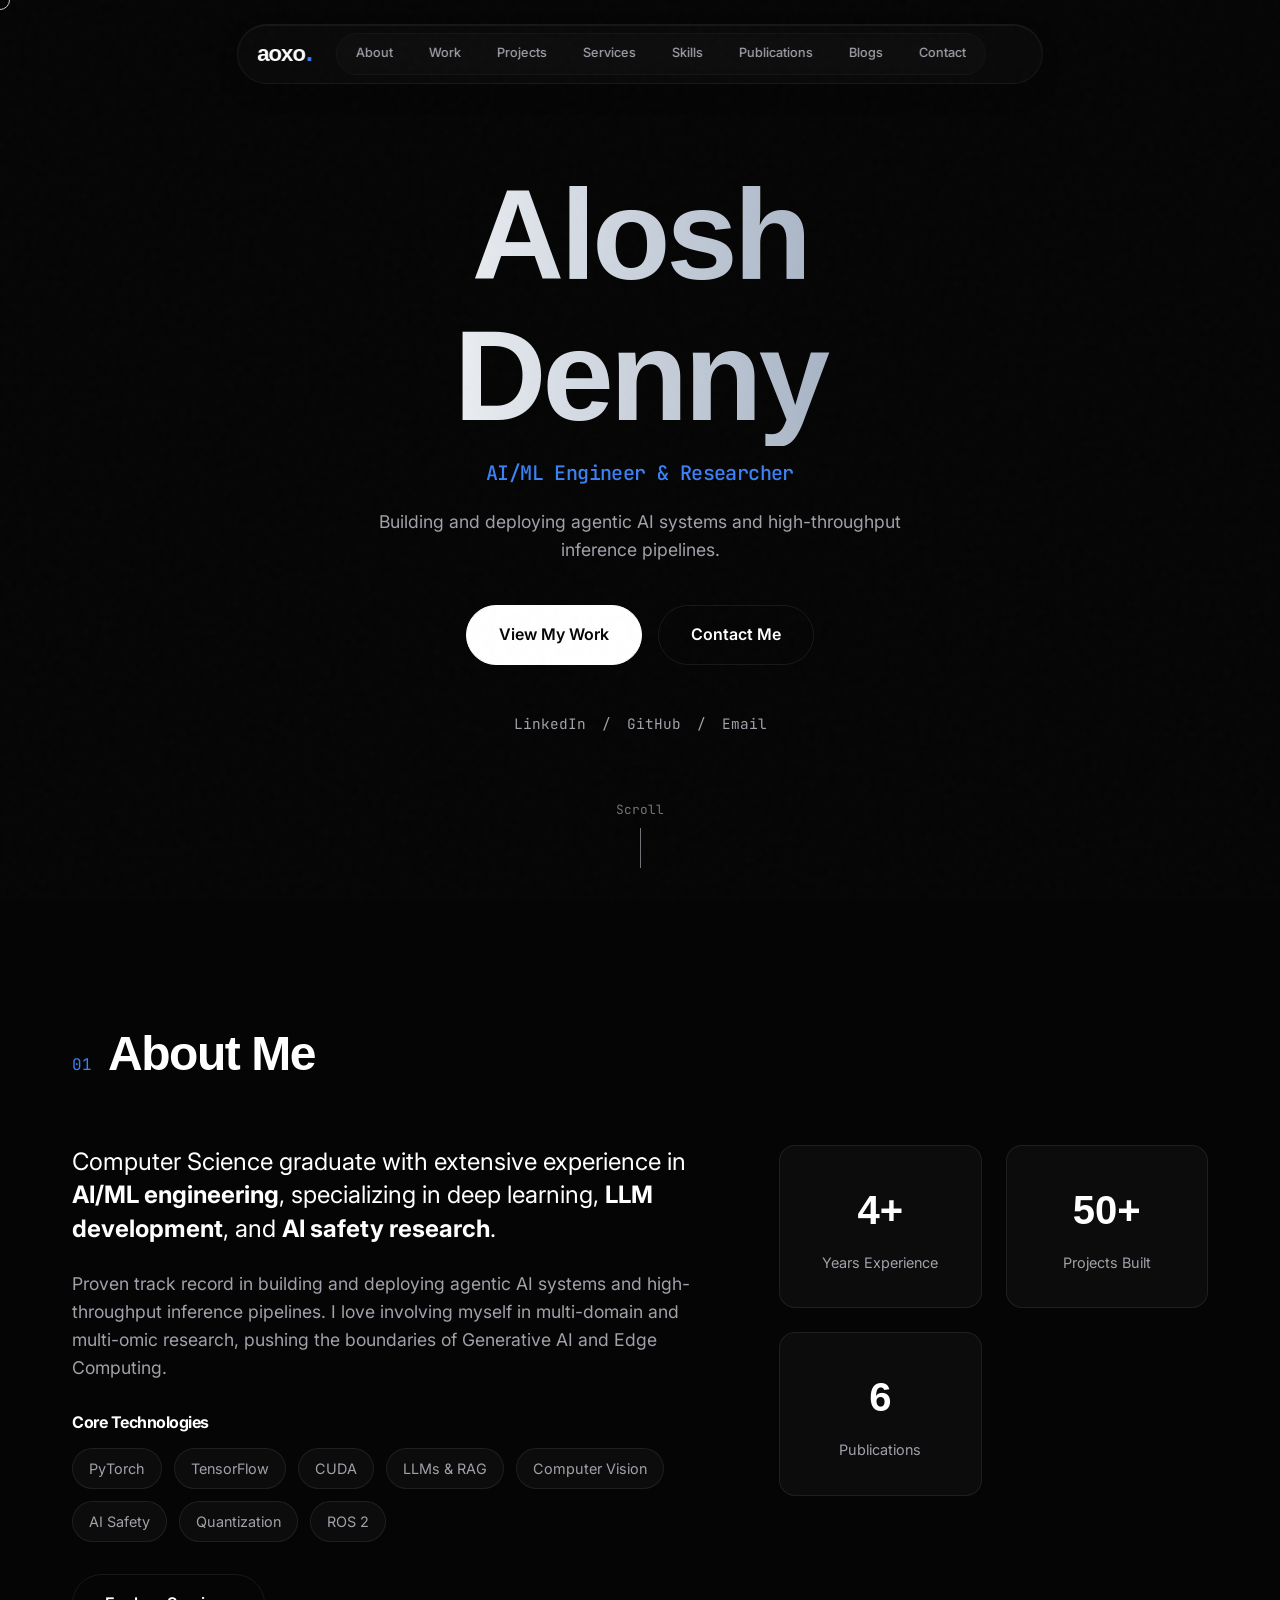
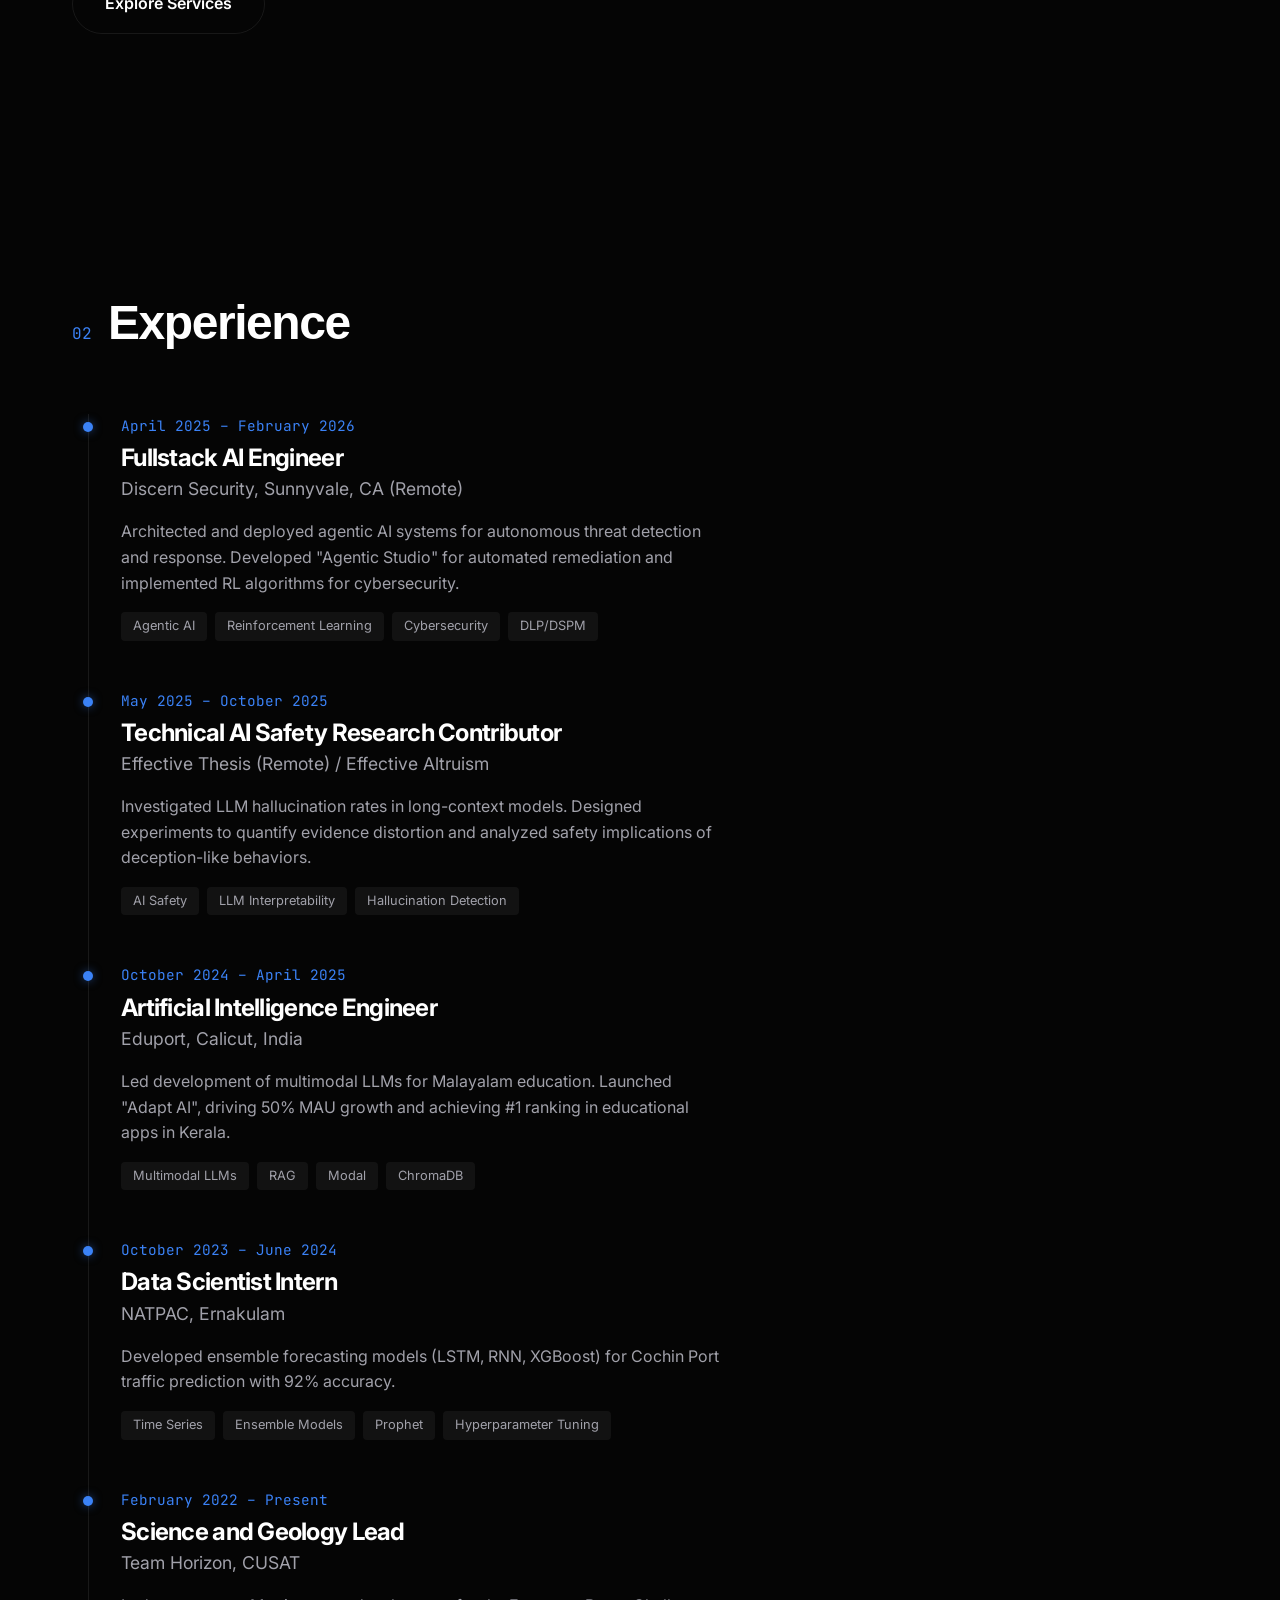
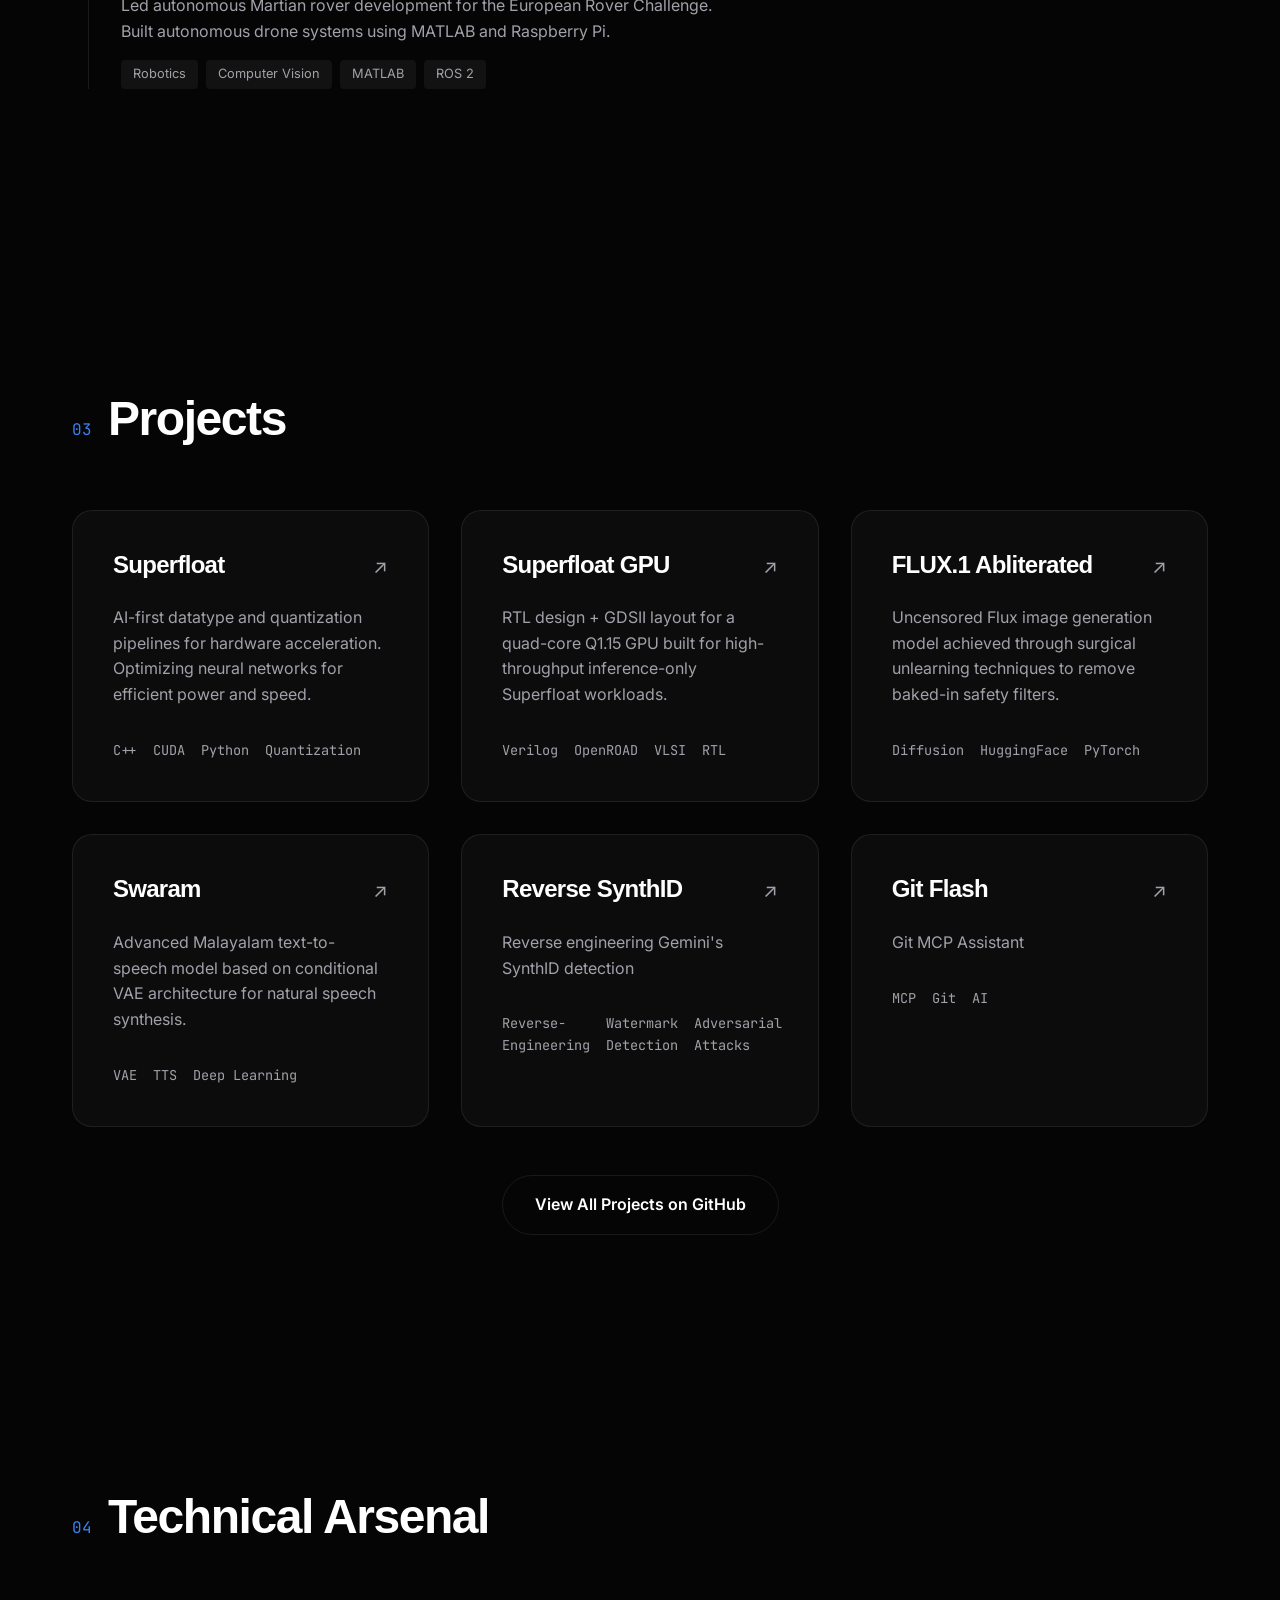
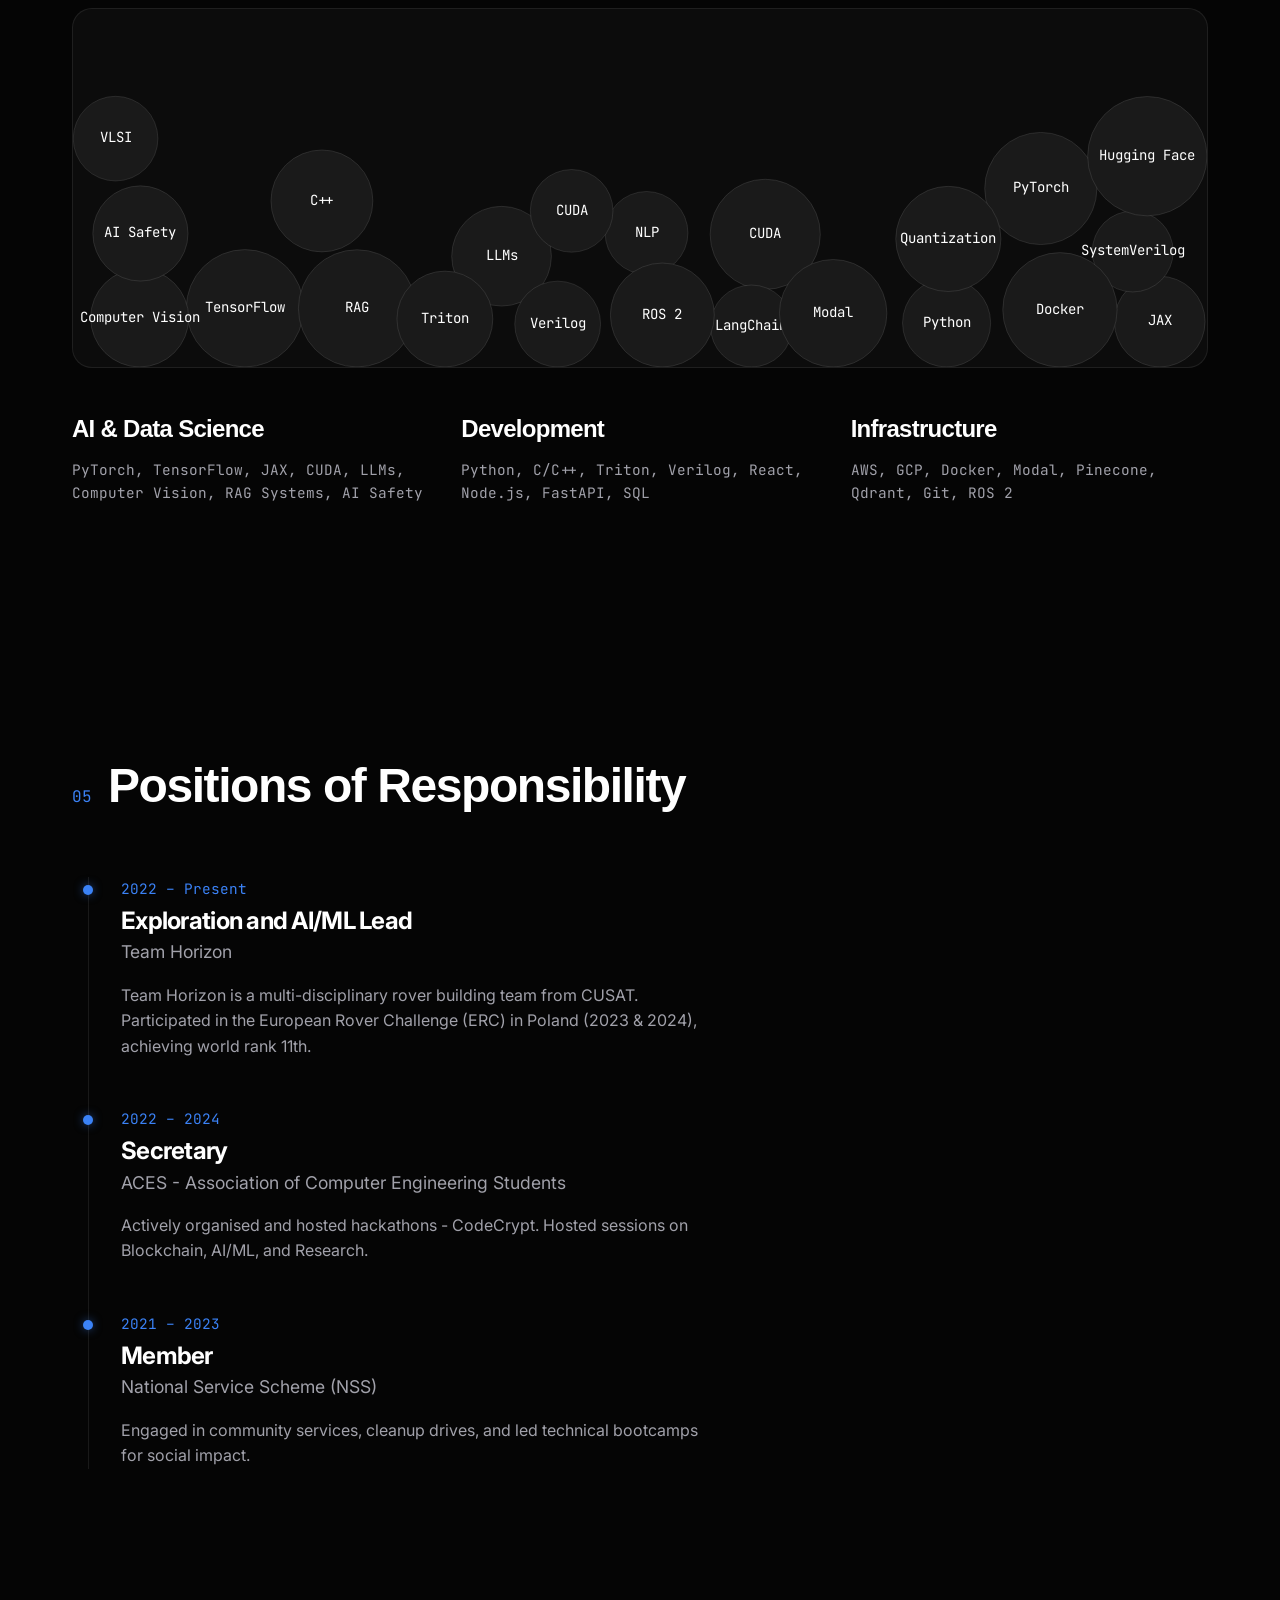
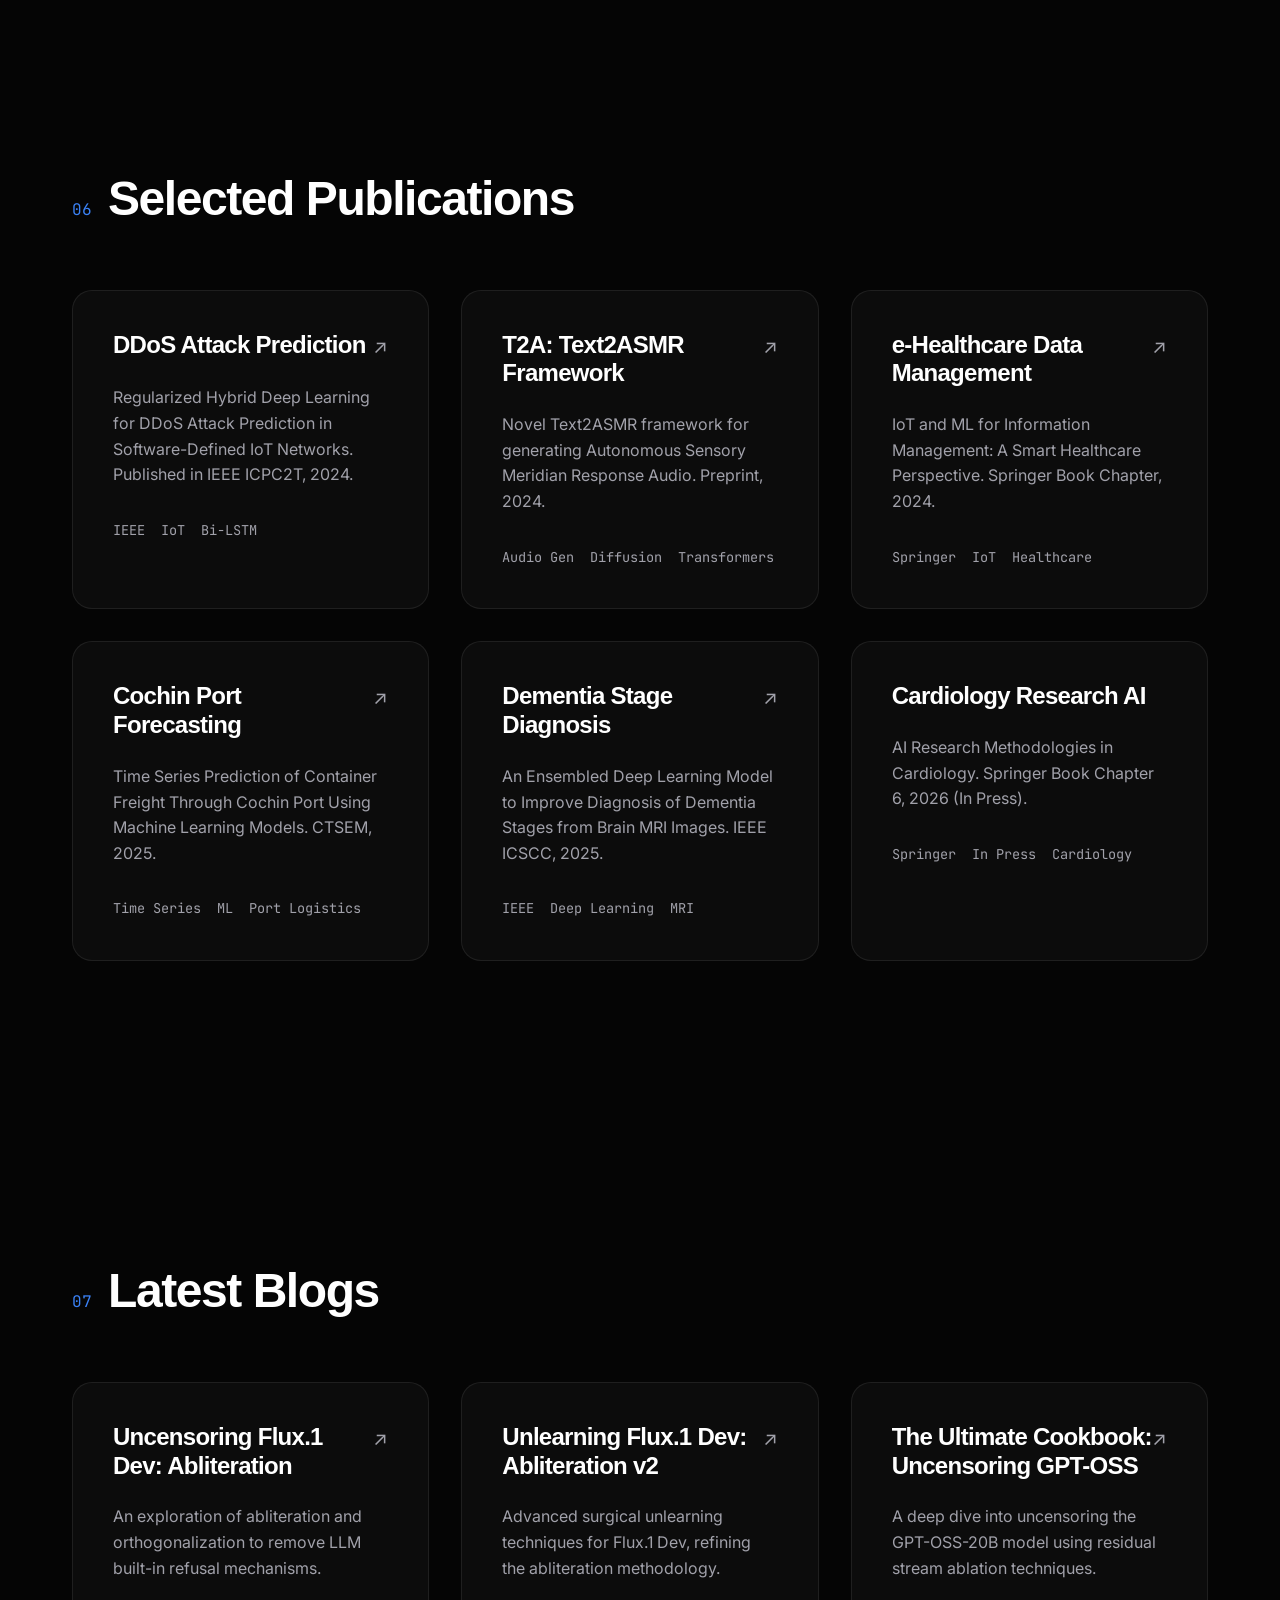
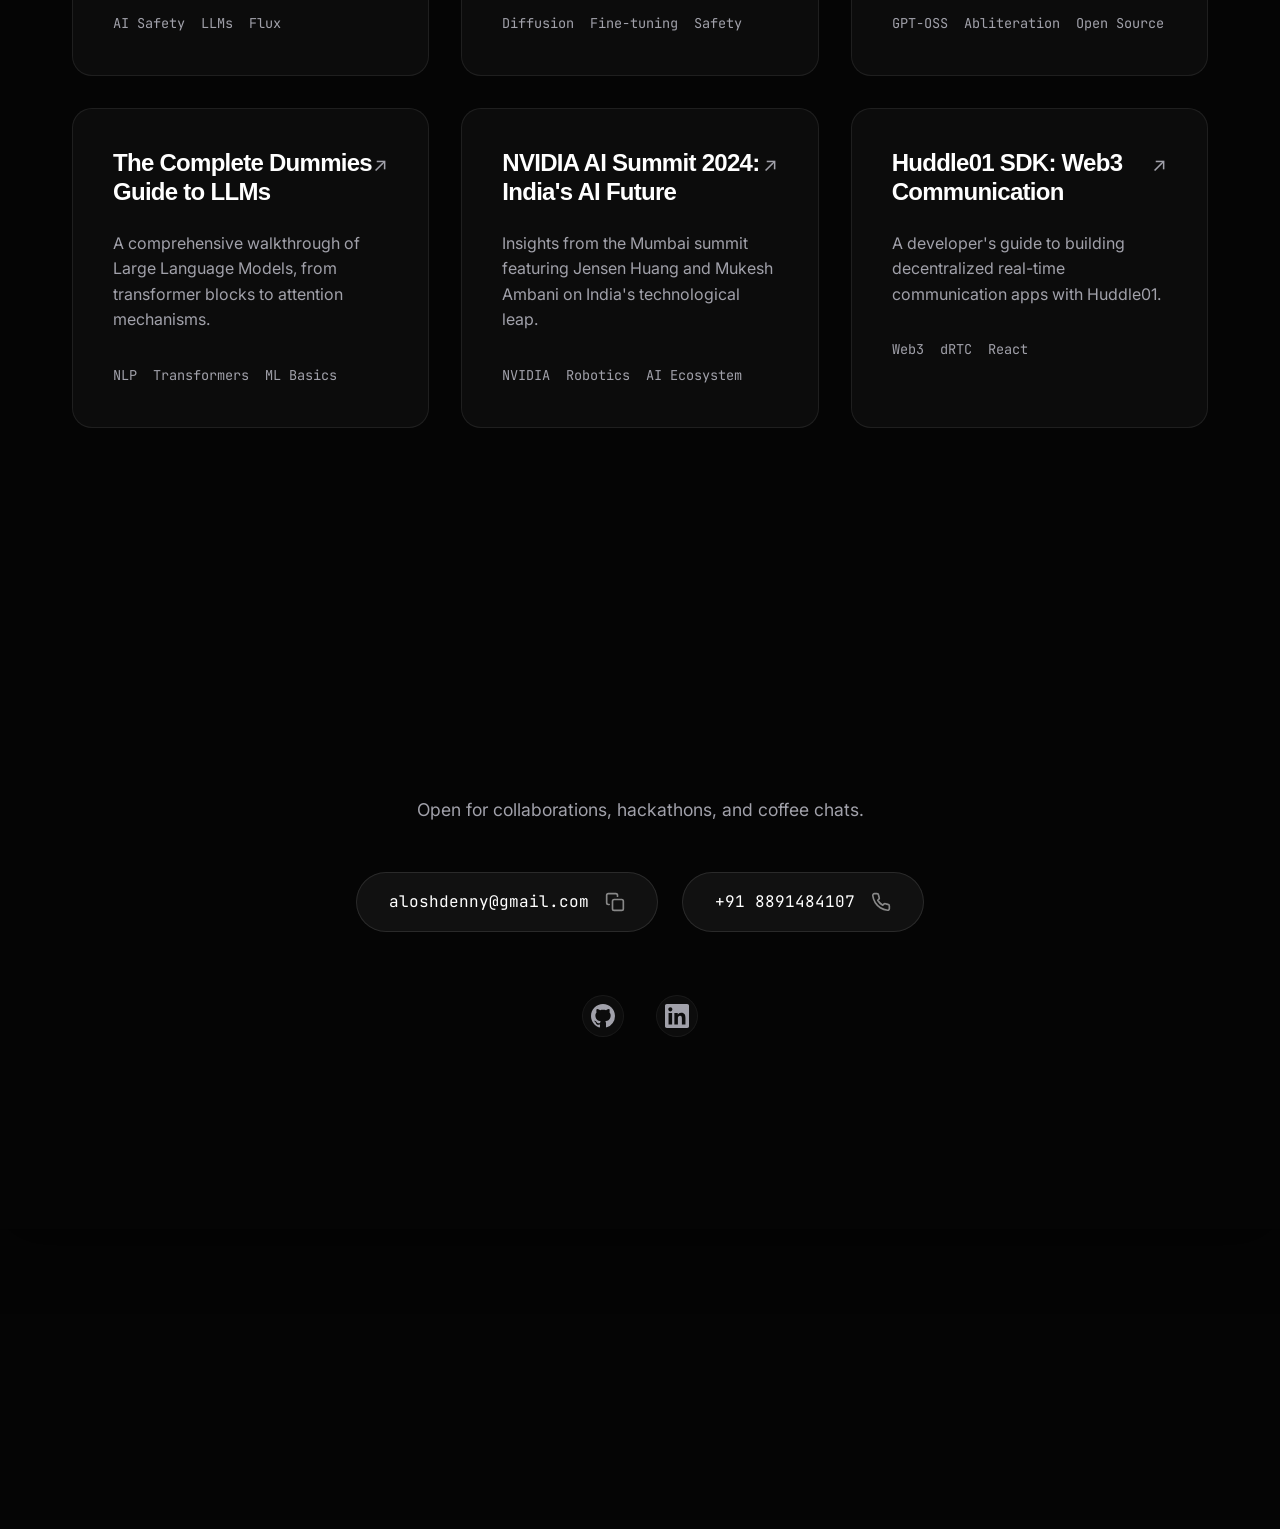
<file: index.html>
<!DOCTYPE html>
<html lang="en">

<!-- added random comment to commit download button-->

<head>
  <meta charset="UTF-8">
  <meta name="viewport" content="width=device-width, initial-scale=1.0">
  <title>Alosh Denny | AI Engineer & Researcher</title>
  <meta name="description"
    content="Alosh Denny – AI/ML Engineer & Researcher. Building and deploying agentic AI systems and high-throughput inference pipelines.">
  <meta property="og:title" content="Alosh Denny | Portfolio">
  <meta property="og:description" content="Projects in AI/ML, Agentic Systems, and High-Throughput Inference.">
  <meta property="og:type" content="website">
  <meta property="og:url" content="https://aloshdenny.com/">
  <meta name="theme-color" content="#050505">

  <!-- Fonts -->
  <link rel="preconnect" href="https://fonts.googleapis.com">
  <link rel="preconnect" href="https://fonts.gstatic.com" crossorigin>
  <link href="https://api.fontshare.com/v2/css?f[]=clash-display@400,500,600,700&display=swap" rel="stylesheet">
  <link
    href="https://fonts.googleapis.com/css2?family=Inter:wght@300;400;500;600&family=JetBrains+Mono:wght@400;500&display=swap"
    rel="stylesheet">

  <link rel="stylesheet" href="style.css?v=8">
</head>

<body>
  <div id="preloader">
    <div class="counter">0%</div>
    <div class="curtain"></div>
  </div>

  <div id="noise-overlay"></div>
  <div id="custom-cursor"></div>

  <nav class="navbar">
    <div class="nav-container">
      <a href="#" class="logo">
        <span class="logo-text">aoxo<span class="logo-dot">.</span></span>
      </a>
      <ul class="nav-links">
        <li><a href="#about" data-magnetic>About</a></li>
        <li><a href="#work" data-magnetic>Work</a></li>
        <li><a href="#projects" data-magnetic>Projects</a></li>
        <li><a href="services.html" data-magnetic>Services</a></li>
        <li><a href="#skills" data-magnetic>Skills</a></li>
        <li><a href="#publications" data-magnetic>Publications</a></li>
        <li><a href="#blog" data-magnetic>Blogs</a></li>
        <li><a href="#contact" data-magnetic>Contact</a></li>
      </ul>
      <button id="theme-toggle" aria-label="Toggle theme" data-magnetic>
        <svg class="sun-icon" viewBox="0 0 24 24" fill="none" stroke="currentColor" stroke-width="2">
          <circle cx="12" cy="12" r="5" />
          <path
            d="M12 1v2M12 21v2M4.22 4.22l1.42 1.42M18.36 18.36l1.42 1.42M1 12h2M21 12h2M4.22 19.78l1.42-1.42M18.36 5.64l1.42-1.42" />
        </svg>
      </button>
    </div>
  </nav>

  <!-- Main Content Wrapper for Sticky Footer Effect -->
  <div class="main-wrapper">
    <header class="hero">
      <div class="hero-content">
        <div class="hero-text reveal-text">
          <h1 class="glitch-text">
            <span class="scramble-text">Alosh</span><br>
            <span class="scramble-text">Denny</span>
          </h1>
          <h2 class="subtitle">AI/ML Engineer & Researcher</h2>
          <p class="hero-bio">Building and deploying agentic AI systems and high-throughput inference pipelines.</p>
        </div>

        <div class="hero-actions reveal-up">
          <a href="#projects" class="btn btn-primary" data-magnetic>View My Work</a>
          <a href="#contact" class="btn btn-outline" data-magnetic>Contact Me</a>
        </div>

        <div class="social-links reveal-up" style="animation-delay: 0.2s;">
          <a href="https://linkedin.com/in/aloshdenny" target="_blank" aria-label="LinkedIn" data-magnetic>LinkedIn</a>
          <span class="separator">/</span>
          <a href="https://github.com/aloshdenny" target="_blank" aria-label="GitHub" data-magnetic>GitHub</a>
          <span class="separator">/</span>
          <a href="mailto:aloshdenny@gmail.com" aria-label="Email" data-magnetic>Email</a>
        </div>
      </div>

      <div class="scroll-indicator">
        <span>Scroll</span>
        <div class="line"></div>
      </div>
    </header>

    <main>
      <section id="about" class="section-padding">
        <div class="container">
          <div class="section-header reveal-up">
            <span class="section-tag">01</span>
            <h2>About Me</h2>
          </div>

          <div class="about-grid">
            <div class="about-text reveal-up">
              <p class="lead">Computer Science graduate with extensive experience in <strong>AI/ML engineering</strong>,
                specializing in deep learning, <strong>LLM development</strong>, and <strong>AI safety
                  research</strong>.
              </p>
              <p>Proven track record in building and deploying agentic AI systems and high-throughput inference
                pipelines. I love involving myself in multi-domain and multi-omic research, pushing the boundaries of
                Generative AI and Edge Computing.</p>

              <div class="tech-stack-mini">
                <h3>Core Technologies</h3>
                <ul class="tech-list">
                  <li>PyTorch</li>
                  <li>TensorFlow</li>
                  <li>CUDA</li>
                  <li>LLMs & RAG</li>
                  <li>Computer Vision</li>
                  <li>AI Safety</li>
                  <li>Quantization</li>
                  <li>ROS 2</li>
                </ul>
              </div>
              <div class="about-actions" style="margin-top: 2rem;">
                <a href="services.html" class="btn btn-outline" data-magnetic>Explore Services</a>
              </div>
            </div>

            <div class="stats-grid reveal-up" style="animation-delay: 0.2s;">
              <div class="stat-card">
                <span class="stat-number">4+</span>
                <span class="stat-label">Years Experience</span>
              </div>
              <div class="stat-card">
                <span class="stat-number">50+</span>
                <span class="stat-label">Projects Built</span>
              </div>
              <div class="stat-card">
                <span class="stat-number">6</span>
                <span class="stat-label">Publications</span>
              </div>
            </div>
          </div>
        </div>
      </section>

      <section id="work" class="section-padding">
        <div class="container">
          <div class="section-header reveal-up">
            <span class="section-tag">02</span>
            <h2>Experience</h2>
          </div>

          <div class="timeline">
            <!-- Experience Item 1 -->
            <div class="timeline-item reveal-up">
              <div class="timeline-date">April 2025 – February 2026</div>
              <div class="timeline-content">
                <h3>Fullstack AI Engineer</h3>
                <div class="company">Discern Security, Sunnyvale, CA (Remote)</div>
                <p>Architected and deployed agentic AI systems for autonomous threat detection and response. Developed
                  "Agentic Studio" for automated remediation and implemented RL algorithms for cybersecurity.</p>
                <div class="tags">
                  <span>Agentic AI</span>
                  <span>Reinforcement Learning</span>
                  <span>Cybersecurity</span>
                  <span>DLP/DSPM</span>
                </div>
              </div>
            </div>

            <!-- Experience Item 2 -->
            <div class="timeline-item reveal-up">
              <div class="timeline-date">May 2025 – October 2025</div>
              <div class="timeline-content">
                <h3>Technical AI Safety Research Contributor</h3>
                <div class="company">Effective Thesis (Remote) / Effective Altruism</div>
                <p>Investigated LLM hallucination rates in long-context models. Designed experiments to quantify
                  evidence distortion and analyzed safety implications of deception-like behaviors.</p>
                <div class="tags">
                  <span>AI Safety</span>
                  <span>LLM Interpretability</span>
                  <span>Hallucination Detection</span>
                </div>
              </div>
            </div>

            <!-- Experience Item 3 -->
            <div class="timeline-item reveal-up">
              <div class="timeline-date">October 2024 – April 2025</div>
              <div class="timeline-content">
                <h3>Artificial Intelligence Engineer</h3>
                <div class="company">Eduport, Calicut, India</div>
                <p>Led development of multimodal LLMs for Malayalam education. Launched "Adapt AI", driving 50% MAU
                  growth and achieving #1 ranking in educational apps in Kerala.</p>
                <div class="tags">
                  <span>Multimodal LLMs</span>
                  <span>RAG</span>
                  <span>Modal</span>
                  <span>ChromaDB</span>
                </div>
              </div>
            </div>

            <!-- Experience Item 4 -->
            <div class="timeline-item reveal-up">
              <div class="timeline-date">October 2023 – June 2024</div>
              <div class="timeline-content">
                <h3>Data Scientist Intern</h3>
                <div class="company">NATPAC, Ernakulam</div>
                <p>Developed ensemble forecasting models (LSTM, RNN, XGBoost) for Cochin Port traffic prediction with
                  92% accuracy.</p>
                <div class="tags">
                  <span>Time Series</span>
                  <span>Ensemble Models</span>
                  <span>Prophet</span>
                  <span>Hyperparameter Tuning</span>
                </div>
              </div>
            </div>

            <!-- Experience Item 5 -->
            <div class="timeline-item reveal-up">
              <div class="timeline-date">February 2022 – Present</div>
              <div class="timeline-content">
                <h3>Science and Geology Lead</h3>
                <div class="company">Team Horizon, CUSAT</div>
                <p>Led autonomous Martian rover development for the European Rover Challenge. Built autonomous drone
                  systems using MATLAB and Raspberry Pi.</p>
                <div class="tags">
                  <span>Robotics</span>
                  <span>Computer Vision</span>
                  <span>MATLAB</span>
                  <span>ROS 2</span>
                </div>
              </div>
            </div>
          </div>
        </div>
      </section>

      <section id="projects" class="section-padding">
        <div class="container">
          <div class="section-header reveal-up">
            <span class="section-tag">03</span>
            <h2>Projects</h2>
          </div>

          <div class="projects-grid">
            <!-- Project 1: Superfloat -->
            <article class="project-card reveal-up">
              <div class="project-content">
                <div class="project-top">
                  <h3>Superfloat</h3>
                  <a href="https://github.com/aloshdenny/superfloat" target="_blank" class="project-link">↗</a>
                </div>
                <p>AI-first datatype and quantization pipelines for hardware acceleration. Optimizing neural networks
                  for efficient power and speed.</p>
                <ul class="project-tech">
                  <li>C++</li>
                  <li>CUDA</li>
                  <li>Python</li>
                  <li>Quantization</li>
                </ul>
              </div>
            </article>

            <!-- Project 2: Superfloat GPU -->
            <article class="project-card reveal-up">
              <div class="project-content">
                <div class="project-top">
                  <h3>Superfloat GPU</h3>
                  <a href="https://github.com/aloshdenny/superfloat.gpu" target="_blank" class="project-link">↗</a>
                </div>
                <p>RTL design + GDSII layout for a quad-core Q1.15 GPU built for high-throughput inference-only
                  Superfloat workloads.</p>
                <ul class="project-tech">
                  <li>Verilog</li>
                  <li>OpenROAD</li>
                  <li>VLSI</li>
                  <li>RTL</li>
                </ul>
              </div>
            </article>

            <!-- Project 3: FLUX.1 Abliterated -->
            <article class="project-card reveal-up">
              <div class="project-content">
                <div class="project-top">
                  <h3>FLUX.1 Abliterated</h3>
                  <a href="https://huggingface.co/aoxo/flux.1dev-abliterated" target="_blank" class="project-link">↗</a>
                </div>
                <p>Uncensored Flux image generation model achieved through surgical unlearning techniques to remove
                  baked-in safety filters.</p>
                <ul class="project-tech">
                  <li>Diffusion</li>
                  <li>HuggingFace</li>
                  <li>PyTorch</li>
                </ul>
              </div>
            </article>

            <!-- Project 4: Swaram -->
            <article class="project-card reveal-up">
              <div class="project-content">
                <div class="project-top">
                  <h3>Swaram</h3>
                  <a href="https://huggingface.co/aoxo/swaram" target="_blank" class="project-link">↗</a>
                </div>
                <p>Advanced Malayalam text-to-speech model based on conditional VAE architecture for natural speech
                  synthesis.</p>
                <ul class="project-tech">
                  <li>VAE</li>
                  <li>TTS</li>
                  <li>Deep Learning</li>
                </ul>
              </div>
            </article>

            <!-- Project 5: Reverse SynthID -->
            <article class="project-card reveal-up">
              <div class="project-content">
                <div class="project-top">
                  <h3>Reverse SynthID</h3>
                  <a href="https://github.com/aloshdenny/reverse-synthid" target="_blank" class="project-link">↗</a>
                </div>
                <p>Reverse engineering Gemini's SynthID detection</p>
                <ul class="project-tech">
                  <li>Reverse-Engineering</li>
                  <li>Watermark Detection</li>
                  <li>Adversarial Attacks</li>
                </ul>
              </div>
            </article>

            <!-- Project 6: Git Flash -->
            <article class="project-card reveal-up">
              <div class="project-content">
                <div class="project-top">
                  <h3>Git Flash</h3>
                  <a href="https://github.com/aloshdenny/git-flash" target="_blank" class="project-link">↗</a>
                </div>
                <p>Git MCP Assistant</p>
                <ul class="project-tech">
                  <li>MCP</li>
                  <li>Git</li>
                  <li>AI</li>
                </ul>
              </div>
            </article>
          </div>

          <div class="more-projects reveal-up">
            <a href="https://github.com/aloshdenny" target="_blank" class="btn btn-outline">View All Projects on
              GitHub</a>
          </div>
        </div>
      </section>

      <section id="skills" class="section-padding">
        <div class="container">
          <div class="section-header reveal-up">
            <span class="section-tag">04</span>
            <h2>Technical Arsenal</h2>
          </div>

          <div class="skills-wrapper reveal-up">
            <div id="skills-canvas-container">
              <!-- Physics tags will be injected here by JS -->
              <canvas id="skills-canvas"></canvas>
            </div>
            <div class="skills-categories">
              <div class="skill-category">
                <h3>AI & Data Science</h3>
                <p>PyTorch, TensorFlow, JAX, CUDA, LLMs, Computer Vision, RAG Systems, AI Safety</p>
              </div>
              <div class="skill-category">
                <h3>Development</h3>
                <p>Python, C/C++, Triton, Verilog, React, Node.js, FastAPI, SQL</p>
              </div>
              <div class="skill-category">
                <h3>Infrastructure</h3>
                <p>AWS, GCP, Docker, Modal, Pinecone, Qdrant, Git, ROS 2</p>
              </div>
            </div>
          </div>
        </div>
      </section>

      <section id="volunteering" class="section-padding">
        <div class="container">
          <div class="section-header reveal-up">
            <span class="section-tag">05</span>
            <h2>Positions of Responsibility</h2>
          </div>

          <div class="timeline">
            <!-- Item 1 -->
            <div class="timeline-item reveal-up">
              <div class="timeline-date">2022 – Present</div>
              <div class="timeline-content">
                <h3>Exploration and AI/ML Lead</h3>
                <div class="company">Team Horizon</div>
                <p>Team Horizon is a multi-disciplinary rover building team from CUSAT. Participated in the European
                  Rover Challenge (ERC) in Poland (2023 & 2024), achieving world rank 11th.</p>
              </div>
            </div>

            <!-- Item 2 -->
            <div class="timeline-item reveal-up">
              <div class="timeline-date">2022 – 2024</div>
              <div class="timeline-content">
                <h3>Secretary</h3>
                <div class="company">ACES - Association of Computer Engineering Students</div>
                <p>Actively organised and hosted hackathons - CodeCrypt. Hosted sessions on Blockchain, AI/ML, and
                  Research.</p>
              </div>
            </div>

            <!-- Item 3 -->
            <div class="timeline-item reveal-up">
              <div class="timeline-date">2021 – 2023</div>
              <div class="timeline-content">
                <h3>Member</h3>
                <div class="company">National Service Scheme (NSS)</div>
                <p>Engaged in community services, cleanup drives, and led technical bootcamps for social impact.</p>
              </div>
            </div>
          </div>
        </div>
      </section>

      <section id="publications" class="section-padding">
        <div class="container">
          <div class="section-header reveal-up">
            <span class="section-tag">06</span>
            <h2>Selected Publications</h2>
          </div>

          <div class="projects-grid">
            <!-- Pub 1 -->
            <article class="project-card reveal-up">
              <div class="project-content">
                <div class="project-top">
                  <h3>DDoS Attack Prediction</h3>
                  <a href="https://ieeexplore.ieee.org/document/10474620" target="_blank" class="project-link">↗</a>
                </div>
                <p>Regularized Hybrid Deep Learning for DDoS Attack Prediction in Software-Defined IoT Networks.
                  Published in IEEE ICPC2T, 2024.</p>
                <ul class="project-tech">
                  <li>IEEE</li>
                  <li>IoT</li>
                  <li>Bi-LSTM</li>
                </ul>
              </div>
            </article>

            <!-- Pub 2 -->
            <article class="project-card reveal-up">
              <div class="project-content">
                <div class="project-top">
                  <h3>T2A: Text2ASMR Framework</h3>
                  <a href="https://scmsgroup.org/sstm/images/NSCTC%202024%20Conference%20Proceedings.pdf"
                    target="_blank" class="project-link">↗</a>
                </div>
                <p>Novel Text2ASMR framework for generating Autonomous Sensory Meridian Response Audio. Preprint, 2024.
                </p>
                <ul class="project-tech">
                  <li>Audio Gen</li>
                  <li>Diffusion</li>
                  <li>Transformers</li>
                </ul>
              </div>
            </article>

            <!-- Pub 3 -->
            <article class="project-card reveal-up">
              <div class="project-content">
                <div class="project-top">
                  <h3>e-Healthcare Data Management</h3>
                  <a href="https://link.springer.com/chapter/10.1007/978-981-97-5624-7_5" target="_blank"
                    class="project-link">↗</a>
                </div>
                <p>IoT and ML for Information Management: A Smart Healthcare Perspective. Springer Book Chapter, 2024.
                </p>
                <ul class="project-tech">
                  <li>Springer</li>
                  <li>IoT</li>
                  <li>Healthcare</li>
                </ul>
              </div>
            </article>

            <!-- Pub 4 -->
            <article class="project-card reveal-up">
              <div class="project-content">
                <div class="project-top">
                  <h3>Cochin Port Forecasting</h3>
                  <a href="https://doi.org/10.1007/978-981-96-8444-1_7" target="_blank" class="project-link">↗</a>
                </div>
                <p>Time Series Prediction of Container Freight Through Cochin Port Using Machine Learning Models. CTSEM,
                  2025.</p>
                <ul class="project-tech">
                  <li>Time Series</li>
                  <li>ML</li>
                  <li>Port Logistics</li>
                </ul>
              </div>
            </article>

            <!-- Pub 5 -->
            <article class="project-card reveal-up">
              <div class="project-content">
                <div class="project-top">
                  <h3>Dementia Stage Diagnosis</h3>
                  <a href="https://ieeexplore.ieee.org/document/11233305" target="_blank" class="project-link">↗</a>
                </div>
                <p>An Ensembled Deep Learning Model to Improve Diagnosis of Dementia Stages from Brain MRI Images. IEEE
                  ICSCC, 2025.</p>
                <ul class="project-tech">
                  <li>IEEE</li>
                  <li>Deep Learning</li>
                  <li>MRI</li>
                </ul>
              </div>
            </article>

            <!-- Pub 6 -->
            <article class="project-card reveal-up">
              <div class="project-content">
                <div class="project-top">
                  <h3>Cardiology Research AI</h3>
                </div>
                <p>AI Research Methodologies in Cardiology. Springer Book Chapter 6, 2026 (In Press).</p>
                <ul class="project-tech">
                  <li>Springer</li>
                  <li>In Press</li>
                  <li>Cardiology</li>
                </ul>
              </div>
            </article>
          </div>
        </div>
      </section>

      <section id="blog" class="section-padding">
        <div class="container">
          <div class="section-header reveal-up">
            <span class="section-tag">07</span>
            <h2>Latest Blogs</h2>
          </div>

          <div class="projects-grid">
            <!-- Blog 1 -->
            <article class="project-card reveal-up">
              <div class="project-content">
                <div class="project-top">
                  <h3>Uncensoring Flux.1 Dev: Abliteration</h3>
                  <a href="blog/abliteration-v1.html" class="project-link">↗</a>
                </div>
                <p>An exploration of abliteration and orthogonalization to remove LLM built-in refusal mechanisms.</p>
                <ul class="project-tech">
                  <li>AI Safety</li>
                  <li>LLMs</li>
                  <li>Flux</li>
                </ul>
              </div>
            </article>

            <!-- Blog 2 -->
            <article class="project-card reveal-up">
              <div class="project-content">
                <div class="project-top">
                  <h3>Unlearning Flux.1 Dev: Abliteration v2</h3>
                  <a href="blog/abliteration-v2.html" class="project-link">↗</a>
                </div>
                <p>Advanced surgical unlearning techniques for Flux.1 Dev, refining the abliteration methodology.</p>
                <ul class="project-tech">
                  <li>Diffusion</li>
                  <li>Fine-tuning</li>
                  <li>Safety</li>
                </ul>
              </div>
            </article>

            <!-- Blog 3 -->
            <article class="project-card reveal-up">
              <div class="project-content">
                <div class="project-top">
                  <h3>The Ultimate Cookbook: Uncensoring GPT-OSS</h3>
                  <a href="blog/uncensoring-gpt-cookbook.html" class="project-link">↗</a>
                </div>
                <p>A deep dive into uncensoring the GPT-OSS-20B model using residual stream ablation techniques.</p>
                <ul class="project-tech">
                  <li>GPT-OSS</li>
                  <li>Abliteration</li>
                  <li>Open Source</li>
                </ul>
              </div>
            </article>

            <!-- Blog 4 -->
            <article class="project-card reveal-up">
              <div class="project-content">
                <div class="project-top">
                  <h3>The Complete Dummies Guide to LLMs</h3>
                  <a href="blog/dummies-guide-llm.html" class="project-link">↗</a>
                </div>
                <p>A comprehensive walkthrough of Large Language Models, from transformer blocks to attention
                  mechanisms.</p>
                <ul class="project-tech">
                  <li>NLP</li>
                  <li>Transformers</li>
                  <li>ML Basics</li>
                </ul>
              </div>
            </article>

            <!-- Blog 5 -->
            <article class="project-card reveal-up">
              <div class="project-content">
                <div class="project-top">
                  <h3>NVIDIA AI Summit 2024: India's AI Future</h3>
                  <a href="blog/nvidia-summit-2024.html" class="project-link">↗</a>
                </div>
                <p>Insights from the Mumbai summit featuring Jensen Huang and Mukesh Ambani on India's technological
                  leap.</p>
                <ul class="project-tech">
                  <li>NVIDIA</li>
                  <li>Robotics</li>
                  <li>AI Ecosystem</li>
                </ul>
              </div>
            </article>

            <!-- Blog 6 -->
            <article class="project-card reveal-up">
              <div class="project-content">
                <div class="project-top">
                  <h3>Huddle01 SDK: Web3 Communication</h3>
                  <a href="blog/huddle01-guide.html" class="project-link">↗</a>
                </div>
                <p>A developer's guide to building decentralized real-time communication apps with Huddle01.</p>
                <ul class="project-tech">
                  <li>Web3</li>
                  <li>dRTC</li>
                  <li>React</li>
                </ul>
              </div>
            </article>
          </div>

        </div>
      </section>

      <section id="contact" class="section-padding">
        <div class="container">
          <div class="contact-wrapper reveal-up">
            <p class="contact-sub">Open for collaborations, hackathons, and coffee chats.</p>

            <div class="contact-actions">
              <button id="email-copy-btn" class="magnetic-btn" data-magnetic>
                <span class="btn-text">aloshdenny@gmail.com</span>
                <span class="btn-icon">
                  <svg width="20" height="20" viewBox="0 0 24 24" fill="none" stroke="currentColor" stroke-width="2"
                    stroke-linecap="round" stroke-linejoin="round">
                    <rect x="9" y="9" width="13" height="13" rx="2" ry="2"></rect>
                    <path d="M5 15H4a2 2 0 0 1-2-2V4a2 2 0 0 1 2-2h9a2 2 0 0 1 2 2v1"></path>
                  </svg>
                </span>
                <span class="copy-feedback">Copied!</span>
              </button>
              <a href="tel:+918891484107" id="phone-contact-btn" class="magnetic-btn" data-magnetic>
                <span class="btn-text">+91 8891484107</span>
                <span class="btn-icon">
                  <svg width="20" height="20" viewBox="0 0 24 24" fill="none" stroke="currentColor" stroke-width="2"
                    stroke-linecap="round" stroke-linejoin="round">
                    <path d="M22 16.92v3a2 2 0 0 1-2.18 2 19.79 19.79 0 0 1-8.63-3.07 19.5 19.5 0 0 1-6-6 19.79 19.79 0 0 1-3.07-8.67A2 2 0 0 1 4.11 2h3a2 2 0 0 1 2 1.72 12.84 12.84 0 0 0 .7 2.81 2 2 0 0 1-.45 2.11L8.09 9.91a16 16 0 0 0 6 6l1.27-1.27a2 2 0 0 1 2.11-.45 12.84 12.84 0 0 0 2.81.7A2 2 0 0 1 22 16.92z"></path>
                  </svg>
                </span>
              </a>
            </div>

            <div class="footer-socials">
              <a href="https://github.com/aloshdenny" target="_blank" class="social-link" aria-label="GitHub"
                data-magnetic>
                <svg width="24" height="24" viewBox="0 0 24 24" fill="currentColor" xmlns="http://www.w3.org/2000/svg">
                  <path
                    d="M12 0C5.37 0 0 5.37 0 12c0 5.31 3.435 9.795 8.205 11.385.6.105.825-.255.825-.57 0-.285-.015-1.23-.015-2.235-3.015.555-3.795-.735-4.035-1.41-.135-.345-.72-1.41-1.23-1.695-.42-.225-1.02-.78-.015-.795.945-.015 1.62.87 1.845 1.23 1.08 1.815 2.805 1.305 3.495.99.105-.78.42-1.305.765-1.605-2.67-.3-5.46-1.335-5.46-5.925 0-1.305.465-2.385 1.23-3.225-.12-.3-.54-1.53.12-3.18 0 0 1.005-.315 3.3 1.23.96-.27 1.98-.405 3-.405 1.02 0 2.04.135 3 .405 2.295-1.56 3.3-1.23 3.3-1.23.66 1.65.24 2.88.12 3.18.765.84 1.23 1.905 1.23 3.225 0 4.605-2.805 5.625-5.475 5.925.435.375.81 1.095.81 2.22 0 1.605-.015 2.895-.015 3.285 0 .315.225.69.825.57A12.02 12.02 0 0024 12c0-6.63-5.37-12-12-12z" />
                </svg>
              </a>
              <a href="https://linkedin.com/in/aloshdenny" target="_blank" class="social-link" aria-label="LinkedIn"
                data-magnetic>
                <svg width="24" height="24" viewBox="0 0 24 24" fill="currentColor" xmlns="http://www.w3.org/2000/svg">
                  <path
                    d="M20.447 20.452h-3.554v-5.569c0-1.328-.027-3.037-1.852-3.037-1.853 0-2.136 1.445-2.136 2.939v5.667H9.351V9h3.414v1.561h.046c.477-.9 1.637-1.85 3.37-1.85 3.601 0 4.267 2.37 4.267 5.455v6.286zM5.337 7.433c-1.144 0-2.063-.926-2.063-2.065 0-1.138.92-2.063 2.063-2.063 1.14 0 2.064.925 2.064 2.063 0 1.139-.925 2.065-2.064 2.065zm1.782 13.019H3.555V9h3.564v11.452zM22.225 0H1.771C.792 0 0 .774 0 1.729v20.542C0 23.227.792 24 1.771 24h20.451C23.2 24 24 23.227 24 22.271V1.729C24 .774 23.2 0 22.222 0h.003z" />
                </svg>
              </a>
            </div>
          </div>
        </div>
      </section>
    </main>
  </div> <!-- End main-wrapper -->

  <footer class="sticky-footer">
    <div class="container">
      <div class="footer-bottom">
        <p class="copyright">© 2026 Alosh Denny. Made with <span class="heart">♥</span> & Code.</p>
        <div class="footer-links">
          <a href="policies.html" data-magnetic>Our Policies</a>
        </div>
        <p class="game-trigger-hint"
          style="position: fixed; bottom: 10px; right: 10px; font-size: 0.6rem; opacity: 0.2; pointer-events: none; font-family: var(--font-mono);">
          flappy</p>
      </div>
    </div>
  </footer>

  <!-- Game Modal -->
  <div id="game-modal" class="modal">
    <div class="modal-content game-content">
      <button class="close-modal" aria-label="Close Game">×</button>
      <div class="game-header">
        <h2>Flappy Alosh</h2>
        <div class="score-board">Score: <span id="game-score">0</span></div>
      </div>
      <div id="game-container"
        style="position: relative; width: 400px; height: 500px; background: #050505; border: 2px solid var(--accent-color); overflow: hidden; margin: 0 auto;">
        <canvas id="game-canvas" width="400" height="500"></canvas>
      </div>
      <p class="game-instructions">Tap or Press Space to Jump</p>
      <button id="start-game-btn" class="btn btn-primary">Start Game</button>
    </div>
  </div>

  <script src="script.js"></script>
</body>

</html>
</file>
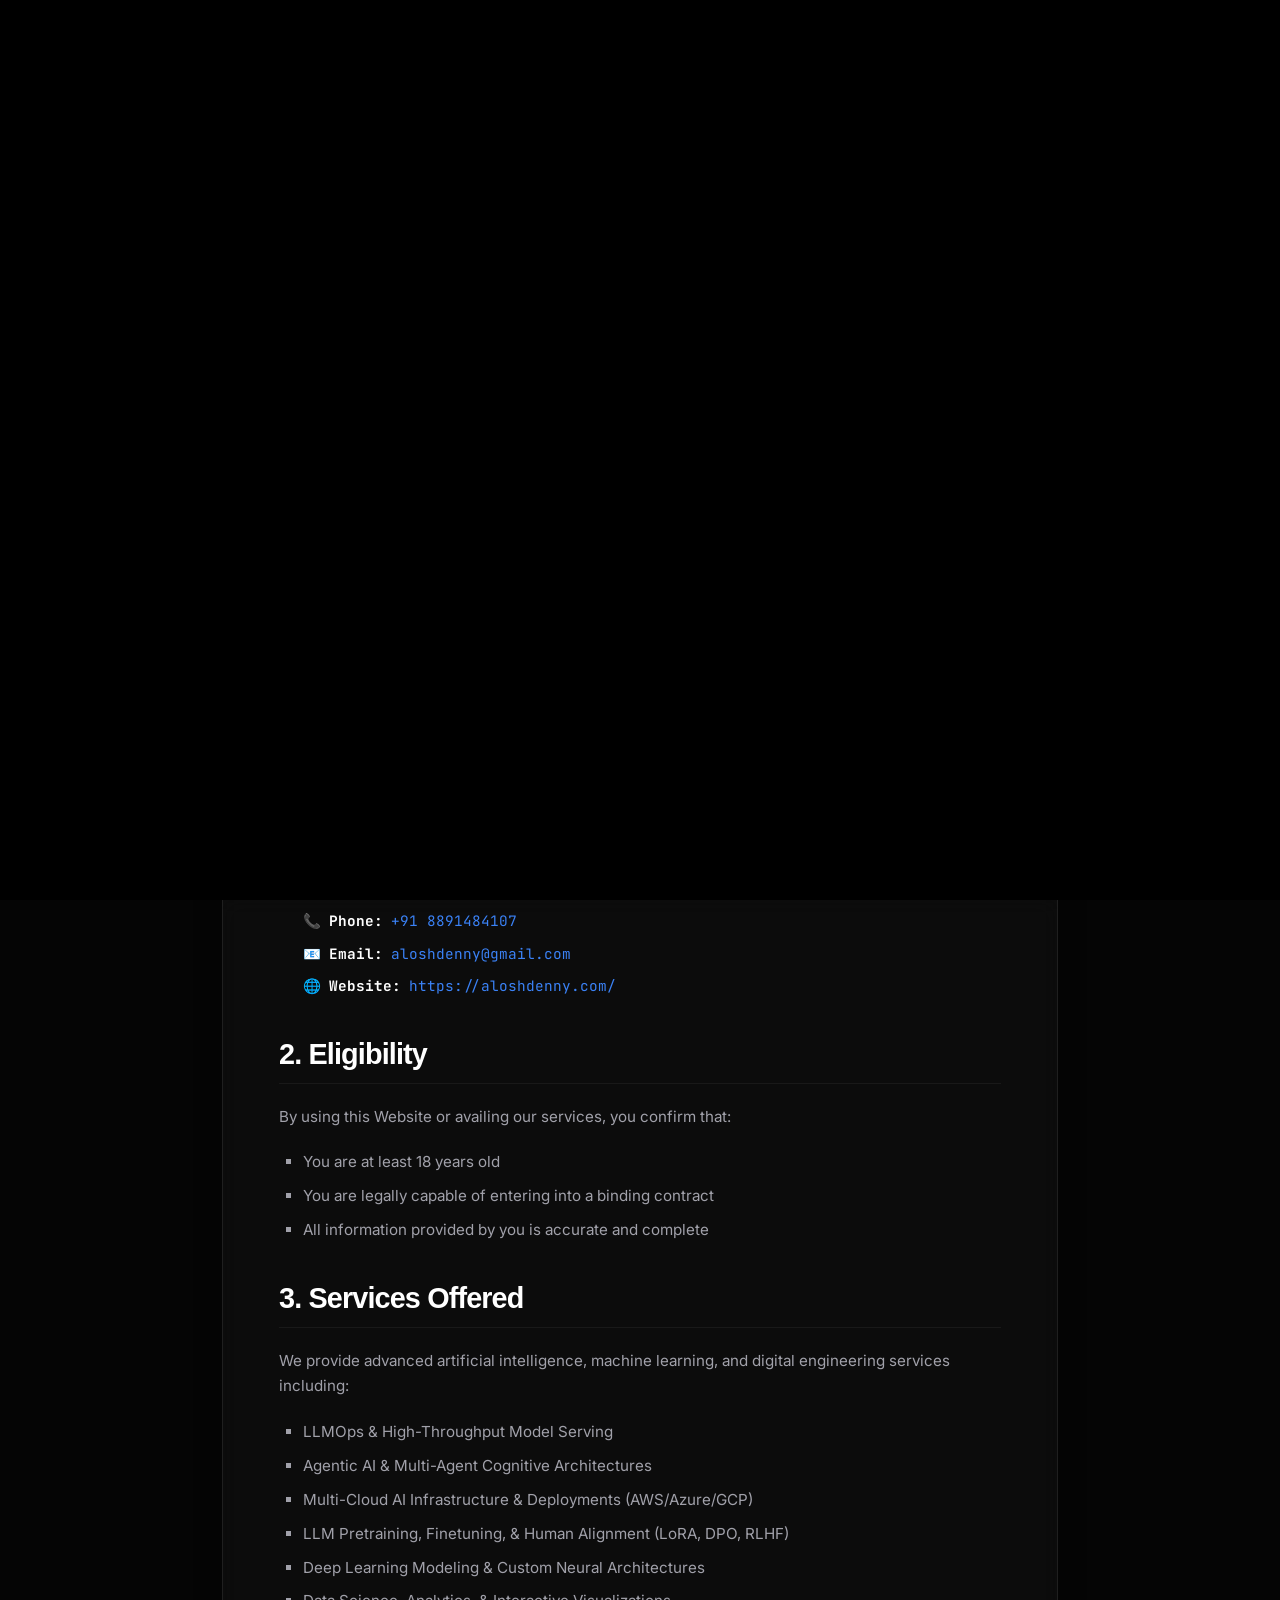
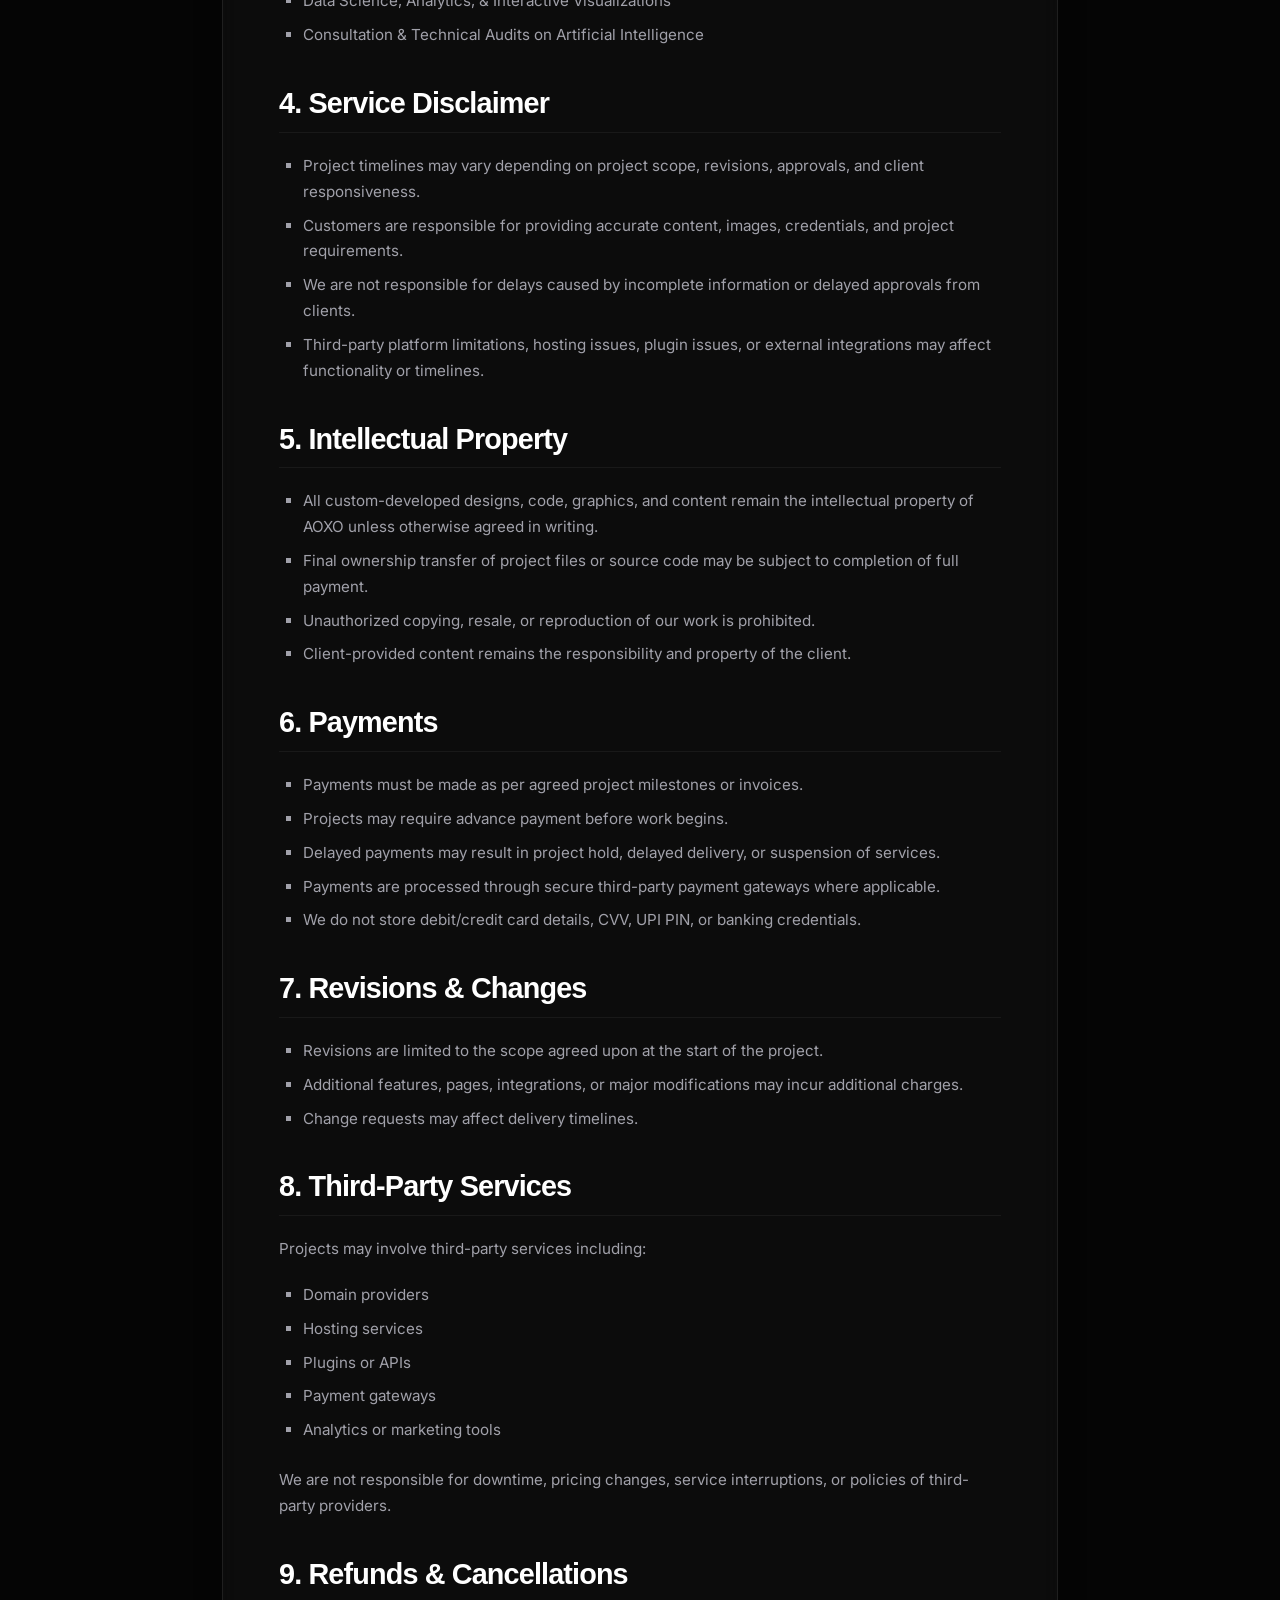
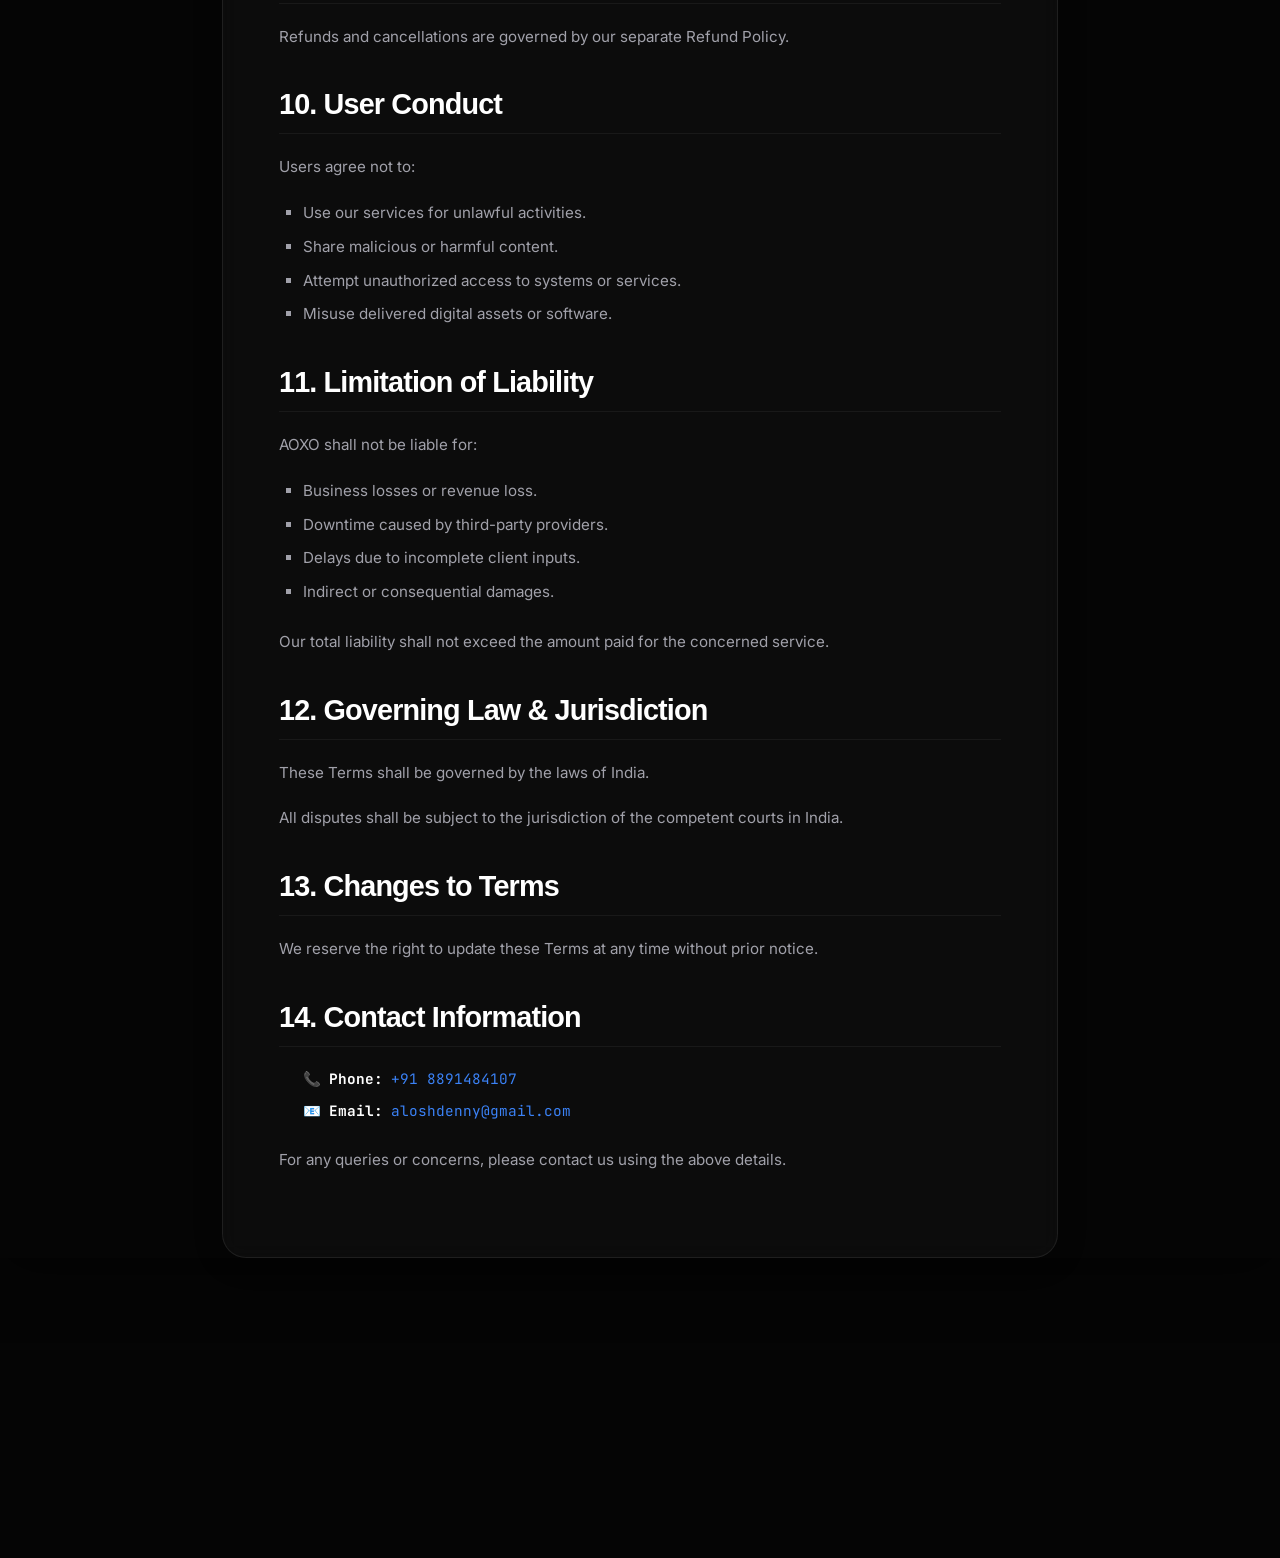
<file: policies.html>
<!DOCTYPE html>
<html lang="en">

<head>
  <meta charset="UTF-8">
  <meta name="viewport" content="width=device-width, initial-scale=1.0">
  <title>Our Policies | AOXO | Alosh Denny</title>
  <meta name="description"
    content="Official Terms & Conditions, Privacy Policy, and Refund Policy for AOXO, managed under the proprietorship of Alosh Denny Neelankavil.">
  <meta property="og:title" content="Our Policies | AOXO | Alosh Denny">
  <meta property="og:description" content="Official Terms & Conditions, Privacy Policy, and Refund Policy for AOXO.">
  <meta property="og:type" content="website">
  <meta property="og:url" content="https://aloshdenny.com/policies.html">
  <meta name="theme-color" content="#050505">

  <!-- Fonts -->
  <link rel="preconnect" href="https://fonts.googleapis.com">
  <link rel="preconnect" href="https://fonts.gstatic.com" crossorigin>
  <link href="https://api.fontshare.com/v2/css?f[]=clash-display@400,500,600,700&display=swap" rel="stylesheet">
  <link
    href="https://fonts.googleapis.com/css2?family=Inter:wght@300;400;500;600&family=JetBrains+Mono:wght@400;500&display=swap"
    rel="stylesheet">

  <link rel="stylesheet" href="style.css?v=8">

  <style>
    /* Policies Page Specific Theme Overrides */
    .policies-hero {
      padding: 10rem 0 3rem;
      text-align: center;
      position: relative;
    }

    .policies-hero h1 {
      font-family: var(--font-display);
      font-size: clamp(3rem, 6vw, 4.5rem);
      font-weight: 700;
      line-height: 1.1;
      margin-bottom: 1rem;
      background: linear-gradient(to right, #ffffff, #94a3b8);
      -webkit-background-clip: text;
      -webkit-text-fill-color: transparent;
    }

    .policies-hero-desc {
      max-width: 600px;
      margin: 0 auto;
      color: var(--text-secondary);
      font-size: 1.1rem;
    }

    .policies-container {
      max-width: 900px;
      margin: 0 auto 8rem;
    }

    /* Tab Controls */
    .policies-tabs {
      display: flex;
      justify-content: center;
      gap: 1rem;
      margin-bottom: 3rem;
      background: rgba(255, 255, 255, 0.02);
      border: 1px solid rgba(255, 255, 255, 0.05);
      padding: 0.5rem;
      border-radius: 100px;
      backdrop-filter: blur(10px);
      -webkit-backdrop-filter: blur(10px);
    }

    .tab-btn {
      background: transparent;
      border: none;
      color: var(--text-secondary);
      font-family: var(--font-mono);
      font-size: 0.85rem;
      padding: 0.8rem 1.8rem;
      border-radius: 100px;
      cursor: none; /* Custom cursor */
      transition: all 0.3s cubic-bezier(0.25, 0.8, 0.25, 1);
      letter-spacing: 0.02em;
    }

    .tab-btn:hover {
      color: var(--text-primary);
    }

    .tab-btn.active {
      background: var(--accent-color);
      color: var(--bg-color);
      font-weight: 500;
      box-shadow: 0 0 20px var(--accent-glow);
    }

    /* Policy Content Panels */
    .policy-panel {
      display: none;
      background: var(--card-bg);
      border: 1px solid var(--card-border);
      border-radius: 24px;
      padding: 4rem 3.5rem;
      box-shadow: 0 4px 30px rgba(0, 0, 0, 0.2);
      backdrop-filter: blur(10px);
      -webkit-backdrop-filter: blur(10px);
      animation: fadeIn 0.5s ease-out forwards;
    }

    .policy-panel.active {
      display: block;
    }

    @keyframes fadeIn {
      from {
        opacity: 0;
        transform: translateY(15px);
      }
      to {
        opacity: 1;
        transform: translateY(0);
      }
    }

    .policy-content {
      color: var(--text-secondary);
      font-size: 0.95rem;
      line-height: 1.7;
    }

    .policy-content h2 {
      font-family: var(--font-display);
      font-size: 1.8rem;
      color: var(--text-primary);
      margin: 2.5rem 0 1.25rem;
      font-weight: 600;
      border-bottom: 1px solid rgba(255, 255, 255, 0.05);
      padding-bottom: 0.75rem;
    }

    .policy-content h2:first-of-type {
      margin-top: 0;
    }

    .policy-content h3 {
      font-family: var(--font-display);
      font-size: 1.3rem;
      color: var(--text-primary);
      margin: 1.5rem 0 0.75rem;
      font-weight: 500;
    }

    .policy-content p {
      margin-bottom: 1.25rem;
    }

    .policy-content ul {
      margin: 0 0 1.5rem 1.5rem;
      list-style-type: square;
    }

    .policy-content li {
      margin-bottom: 0.5rem;
    }

    .policy-content strong {
      color: var(--text-primary);
    }

    .policy-content .policy-meta {
      font-family: var(--font-mono);
      font-size: 0.8rem;
      color: var(--accent-color);
      margin-bottom: 2rem;
      text-transform: uppercase;
      letter-spacing: 0.05em;
    }

    .contact-item {
      display: flex;
      align-items: center;
      gap: 0.5rem;
      margin-bottom: 0.5rem;
      font-family: var(--font-mono);
      font-size: 0.9rem;
    }

    .contact-item a {
      color: var(--accent-color);
      text-decoration: none;
      transition: color 0.3s ease;
    }

    .contact-item a:hover {
      text-decoration: underline;
    }

    @media (max-width: 768px) {
      .policies-tabs {
        flex-direction: column;
        border-radius: 16px;
        padding: 0.5rem;
        gap: 0.5rem;
      }
      .tab-btn {
        width: 100%;
        text-align: center;
      }
      .policy-panel {
        padding: 2.5rem 2rem;
      }
    }
  </style>
</head>

<body>
  <div id="preloader">
    <div class="counter">0%</div>
    <div class="curtain"></div>
  </div>

  <div id="noise-overlay"></div>
  <div id="custom-cursor"></div>

  <nav class="navbar">
    <div class="nav-container">
      <a href="index.html" class="logo">
        <span class="logo-text">aoxo<span class="logo-dot">.</span></span>
      </a>
      <ul class="nav-links">
        <li><a href="index.html#about" data-magnetic>About</a></li>
        <li><a href="index.html#work" data-magnetic>Work</a></li>
        <li><a href="index.html#projects" data-magnetic>Projects</a></li>
        <li><a href="services.html" data-magnetic>Services</a></li>
        <li><a href="policies.html" class="active" data-magnetic>Policies</a></li>
        <li><a href="index.html#skills" data-magnetic>Skills</a></li>
        <li><a href="index.html#publications" data-magnetic>Publications</a></li>
        <li><a href="index.html#blog" data-magnetic>Blogs</a></li>
        <li><a href="index.html#contact" data-magnetic>Contact</a></li>
      </ul>
      <button id="theme-toggle" aria-label="Toggle theme" data-magnetic>
        <svg class="sun-icon" viewBox="0 0 24 24" fill="none" stroke="currentColor" stroke-width="2">
          <circle cx="12" cy="12" r="5" />
          <path
            d="M12 1v2M12 21v2M4.22 4.22l1.42 1.42M18.36 18.36l1.42 1.42M1 12h2M21 12h2M4.22 19.78l1.42-1.42M18.36 5.64l1.42-1.42" />
        </svg>
      </button>
    </div>
  </nav>

  <div class="main-wrapper">
    <!-- Hero Section -->
    <header class="policies-hero">
      <div class="container hero-content">
        <div class="reveal-text">
          <h1>Our Policies</h1>
          <p class="policies-hero-desc">
            Official business documentation, privacy frameworks, and refund rules for AOXO.
          </p>
        </div>
      </div>
    </header>

    <main class="container policies-container">
      <!-- Tabs Control Menu -->
      <div class="policies-tabs reveal-up" style="animation-delay: 0.1s;">
        <button class="tab-btn active" data-tab="terms" data-magnetic>Terms & Conditions</button>
        <button class="tab-btn" data-tab="privacy" data-magnetic>Privacy Policy</button>
        <button class="tab-btn" data-tab="refund" data-magnetic>Refund Policy</button>
      </div>

      <!-- Tab Content Panels -->

      <!-- 1. Terms & Conditions -->
      <article id="terms-panel" class="policy-panel active">
        <div class="policy-content">
          <div class="policy-meta">Terms & Conditions &bull; Last Updated: May 2026</div>
          
          <p>This document is an electronic record in accordance with the Information Technology Act, 2000 and applicable rules thereunder. This electronic record does not require any physical or digital signature.</p>
          <p>These Terms & Conditions govern your use of <a href="https://aloshdenny.com/">https://aloshdenny.com/</a> (“Website”) and the services offered by <strong>AOXO</strong>, managed under the proprietorship of Alosh Denny Neelankavil (“we”, “our”, “us”).</p>
          <p>By accessing or using our Website or availing our services, you agree to be bound by these Terms.</p>

          <h2>1. Business Information</h2>
          <ul>
            <li><strong>Business Name:</strong> AOXO</li>
            <li><strong>Managed By:</strong> Alosh Denny Neelankavil</li>
            <li class="contact-item">📞 <strong>Phone:</strong> <a href="tel:+918891484107">+91 8891484107</a></li>
            <li class="contact-item">📧 <strong>Email:</strong> <a href="mailto:aloshdenny@gmail.com">aloshdenny@gmail.com</a></li>
            <li class="contact-item">🌐 <strong>Website:</strong> <a href="https://aloshdenny.com/">https://aloshdenny.com/</a></li>
          </ul>

          <h2>2. Eligibility</h2>
          <p>By using this Website or availing our services, you confirm that:</p>
          <ul>
            <li>You are at least 18 years old</li>
            <li>You are legally capable of entering into a binding contract</li>
            <li>All information provided by you is accurate and complete</li>
          </ul>

          <h2>3. Services Offered</h2>
          <p>We provide advanced artificial intelligence, machine learning, and digital engineering services including:</p>
          <ul>
            <li>LLMOps & High-Throughput Model Serving</li>
            <li>Agentic AI & Multi-Agent Cognitive Architectures</li>
            <li>Multi-Cloud AI Infrastructure & Deployments (AWS/Azure/GCP)</li>
            <li>LLM Pretraining, Finetuning, & Human Alignment (LoRA, DPO, RLHF)</li>
            <li>Deep Learning Modeling & Custom Neural Architectures</li>
            <li>Data Science, Analytics, & Interactive Visualizations</li>
            <li>Consultation & Technical Audits on Artificial Intelligence</li>
          </ul>

          <h2>4. Service Disclaimer</h2>
          <ul>
            <li>Project timelines may vary depending on project scope, revisions, approvals, and client responsiveness.</li>
            <li>Customers are responsible for providing accurate content, images, credentials, and project requirements.</li>
            <li>We are not responsible for delays caused by incomplete information or delayed approvals from clients.</li>
            <li>Third-party platform limitations, hosting issues, plugin issues, or external integrations may affect functionality or timelines.</li>
          </ul>

          <h2>5. Intellectual Property</h2>
          <ul>
            <li>All custom-developed designs, code, graphics, and content remain the intellectual property of AOXO unless otherwise agreed in writing.</li>
            <li>Final ownership transfer of project files or source code may be subject to completion of full payment.</li>
            <li>Unauthorized copying, resale, or reproduction of our work is prohibited.</li>
            <li>Client-provided content remains the responsibility and property of the client.</li>
          </ul>

          <h2>6. Payments</h2>
          <ul>
            <li>Payments must be made as per agreed project milestones or invoices.</li>
            <li>Projects may require advance payment before work begins.</li>
            <li>Delayed payments may result in project hold, delayed delivery, or suspension of services.</li>
            <li>Payments are processed through secure third-party payment gateways where applicable.</li>
            <li>We do not store debit/credit card details, CVV, UPI PIN, or banking credentials.</li>
          </ul>

          <h2>7. Revisions & Changes</h2>
          <ul>
            <li>Revisions are limited to the scope agreed upon at the start of the project.</li>
            <li>Additional features, pages, integrations, or major modifications may incur additional charges.</li>
            <li>Change requests may affect delivery timelines.</li>
          </ul>

          <h2>8. Third-Party Services</h2>
          <p>Projects may involve third-party services including:</p>
          <ul>
            <li>Domain providers</li>
            <li>Hosting services</li>
            <li>Plugins or APIs</li>
            <li>Payment gateways</li>
            <li>Analytics or marketing tools</li>
          </ul>
          <p>We are not responsible for downtime, pricing changes, service interruptions, or policies of third-party providers.</p>

          <h2>9. Refunds & Cancellations</h2>
          <p>Refunds and cancellations are governed by our separate Refund Policy.</p>

          <h2>10. User Conduct</h2>
          <p>Users agree not to:</p>
          <ul>
            <li>Use our services for unlawful activities.</li>
            <li>Share malicious or harmful content.</li>
            <li>Attempt unauthorized access to systems or services.</li>
            <li>Misuse delivered digital assets or software.</li>
          </ul>

          <h2>11. Limitation of Liability</h2>
          <p>AOXO shall not be liable for:</p>
          <ul>
            <li>Business losses or revenue loss.</li>
            <li>Downtime caused by third-party providers.</li>
            <li>Delays due to incomplete client inputs.</li>
            <li>Indirect or consequential damages.</li>
          </ul>
          <p>Our total liability shall not exceed the amount paid for the concerned service.</p>

          <h2>12. Governing Law & Jurisdiction</h2>
          <p>These Terms shall be governed by the laws of India.</p>
          <p>All disputes shall be subject to the jurisdiction of the competent courts in India.</p>

          <h2>13. Changes to Terms</h2>
          <p>We reserve the right to update these Terms at any time without prior notice.</p>

          <h2>14. Contact Information</h2>
          <ul>
            <li class="contact-item">📞 <strong>Phone:</strong> <a href="tel:+918891484107">+91 8891484107</a></li>
            <li class="contact-item">📧 <strong>Email:</strong> <a href="mailto:aloshdenny@gmail.com">aloshdenny@gmail.com</a></li>
          </ul>
          <p>For any queries or concerns, please contact us using the above details.</p>
        </div>
      </article>

      <!-- 2. Privacy Policy -->
      <article id="privacy-panel" class="policy-panel">
        <div class="policy-content">
          <div class="policy-meta">Privacy Policy &bull; Last Updated: May 2026</div>

          <p>This Privacy Policy explains how AOXO, managed under the proprietorship of Alosh Denny Neelankavil (“we”, “our”, “us”), collects, uses, stores, and protects your information when you visit <a href="https://aloshdenny.com/">https://aloshdenny.com/</a> (“Website”) or use our services.</p>
          <p>By accessing our Website or availing our services, you agree to this Privacy Policy.</p>

          <h2>1. Business Information</h2>
          <ul>
            <li><strong>Business Name:</strong> AOXO</li>
            <li><strong>Managed By:</strong> Alosh Denny Neelankavil</li>
            <li class="contact-item">📞 <strong>Phone:</strong> <a href="tel:+918891484107">+91 8891484107</a></li>
            <li class="contact-item">📧 <strong>Email:</strong> <a href="mailto:aloshdenny@gmail.com">aloshdenny@gmail.com</a></li>
            <li class="contact-item">🌐 <strong>Website:</strong> <a href="https://aloshdenny.com/">https://aloshdenny.com/</a></li>
          </ul>

          <h2>2. Information We Collect</h2>
          <h3>a) Personal Information</h3>
          <p>We may collect:</p>
          <ul>
            <li>Full Name</li>
            <li>Phone Number</li>
            <li>Email Address</li>
            <li>Business information</li>
            <li>Billing information</li>
            <li>Project requirements and communication details</li>
          </ul>
          <h3>b) Payment Information</h3>
          <ul>
            <li>Payments are processed through secure third-party payment gateways.</li>
            <li>We do not store debit/credit card numbers, CVV, UPI PIN, or banking credentials.</li>
          </ul>
          <h3>c) Technical Information</h3>
          <p>When you use our Website, we may collect:</p>
          <ul>
            <li>IP address</li>
            <li>Device information</li>
            <li>Browser type</li>
            <li>Pages visited</li>
            <li>Cookies and analytics data</li>
          </ul>

          <h2>3. How We Use Your Information</h2>
          <p>We use your information to:</p>
          <ul>
            <li>Provide advanced AI engineering, LLMOps, Agentic AI, Cloud infrastructure, Deep Learning modeling, and data science services</li>
            <li>Communicate regarding projects and support</li>
            <li>Process invoices and payments</li>
            <li>Improve our Website and services</li>
            <li>Prevent fraud or misuse</li>
            <li>Maintain records and comply with legal obligations</li>
          </ul>

          <h2>4. Client Content & Project Data</h2>
          <ul>
            <li>Clients may voluntarily provide content, credentials, media files, business information, or project-related materials for development purposes.</li>
            <li>We use such information only for project execution and support.</li>
            <li>Clients are responsible for ensuring that provided content does not violate any laws or third-party rights.</li>
          </ul>

          <h2>5. Sharing of Information</h2>
          <p>We do not sell or rent your personal information.</p>
          <p>We may share information with:</p>
          <ul>
            <li>Hosting providers</li>
            <li>Domain registrars</li>
            <li>Payment gateway providers</li>
            <li>IT service providers</li>
            <li>Legal or government authorities when required by law</li>
          </ul>
          <p>Only necessary information is shared for operational purposes.</p>

          <h2>6. Cookies Policy</h2>
          <p>Our Website may use cookies to:</p>
          <ul>
            <li>Improve user experience</li>
            <li>Analyze Website traffic</li>
            <li>Store preferences</li>
            <li>Enhance functionality</li>
          </ul>
          <p>Users may disable cookies through browser settings.</p>

          <h2>7. Data Security</h2>
          <p>We implement reasonable technical and administrative safeguards to protect personal information and project data. However, no online platform can guarantee complete security.</p>

          <h2>8. Data Retention</h2>
          <p>We retain information as necessary for:</p>
          <ul>
            <li>Project execution and support</li>
            <li>Billing and accounting</li>
            <li>Legal compliance</li>
            <li>Internal records</li>
          </ul>
          <p>Project-related files and communications may be retained for maintenance or support purposes.</p>

          <h2>9. Your Rights</h2>
          <p>You may request:</p>
          <ul>
            <li>Access to your personal data</li>
            <li>Correction of inaccurate information</li>
            <li>Deletion of data (subject to legal obligations)</li>
          </ul>
          <p>Requests can be made via <a href="mailto:aloshdenny@gmail.com">aloshdenny@gmail.com</a>.</p>

          <h2>10. Third-Party Services</h2>
          <p>Our Website or projects may use third-party tools, plugins, APIs, hosting services, or external platforms. We are not responsible for the privacy practices of third-party providers.</p>

          <h2>11. Changes to This Policy</h2>
          <p>We reserve the right to update this Privacy Policy at any time without prior notice.</p>

          <h2>12. Contact Us</h2>
          <ul>
            <li class="contact-item">📞 <strong>Phone:</strong> <a href="tel:+918891484107">+91 8891484107</a></li>
            <li class="contact-item">📧 <strong>Email:</strong> <a href="mailto:aloshdenny@gmail.com">aloshdenny@gmail.com</a></li>
          </ul>
          <p>For any privacy-related concerns, please contact us using the above details.</p>
        </div>
      </article>

      <!-- 3. Refund Policy -->
      <article id="refund-panel" class="policy-panel">
        <div class="policy-content">
          <div class="policy-meta">Refund Policy &bull; Last Updated: May 2026</div>

          <p>This Refund Policy applies to all services provided through <a href="https://aloshdenny.com/">https://aloshdenny.com/</a> (“Website”) and operated by <strong>AOXO</strong>, managed under the proprietorship of Alosh Denny Neelankavil (“we”, “our”, “us”).</p>
          <p>Please read this policy carefully before making any payment.</p>

          <h2>1. Nature of Services</h2>
          <p>AOXO provides advanced artificial intelligence, machine learning, and digital engineering services including:</p>
          <ul>
            <li>LLMOps & High-Throughput Model Serving</li>
            <li>Agentic AI & Multi-Agent Cognitive Architectures</li>
            <li>Multi-Cloud AI Infrastructure & Deployments (AWS/Azure/GCP)</li>
            <li>LLM Pretraining, Finetuning, & Human Alignment (LoRA, DPO, RLHF)</li>
            <li>Deep Learning Modeling & Custom Neural Architectures</li>
            <li>Data Science, Analytics, & Interactive Visualizations</li>
            <li>Consultation & Technical Audits on Artificial Intelligence</li>
          </ul>
          <p>As these services involve customized work, development effort, consultation, and digital deliverables, payments are subject to the terms below.</p>

          <h2>2. No Refund Policy</h2>
          <p>All payments made towards:</p>
          <ul>
            <li>Advance payments</li>
            <li>Project booking amounts</li>
            <li>Finetuning & Alignment services</li>
            <li>Engineering & Development services</li>
            <li>Maintenance & support services</li>
            <li>Consultation fees</li>
            <li>Custom deep learning models or computational runs</li>
          </ul>
          <p>are non-refundable once the project work has started.</p>

          <h2>3. Project Cancellation</h2>
          <p>We allow the cancellation but no refunds at any cost.</p>

          <h2>4. Client Delay or Non-Response</h2>
          <ul>
            <li>Delays caused due to lack of communication, missing content, delayed approvals, or non-responsiveness from the client shall not qualify for refunds.</li>
            <li>Projects inactive for extended periods may be placed on hold or closed at our discretion.</li>
          </ul>

          <h2>5. Third-Party Costs</h2>
          <p>Payments made for third-party services including but not limited to:</p>
          <ul>
            <li>Domain registration</li>
            <li>Hosting services (e.g. Lambda Labs, RunPod, AWS, GCP, Azure)</li>
            <li>Plugins or computational API keys (e.g. OpenAI, Anthropic)</li>
            <li>Software licenses</li>
            <li>Advertising platforms</li>
          </ul>
          <p>are non-refundable and subject to the policies of respective third-party providers.</p>

          <h2>6. Duplicate Transaction Refund</h2>
          <p>Refunds will be processed only in the following case:</p>
          <p>✅ <strong>Duplicate Payment</strong></p>
          <p>If a customer is charged more than once for the same transaction due to a technical or payment gateway issue:</p>
          <ul>
            <li>The duplicate transaction will be verified.</li>
            <li>The excess amount will be processed and credited back to the original payment method within 7–10 business days.</li>
          </ul>

          <h2>7. Limitation of Liability</h2>
          <p>AOXO shall not be liable for:</p>
          <ul>
            <li>Business losses or revenue loss.</li>
            <li>Delays caused by third-party services or computational downtime.</li>
            <li>Client-side technical issues or missing credential flows.</li>
            <li>Indirect or consequential damages.</li>
          </ul>
          <p>Our total liability shall not exceed the amount paid for the concerned service.</p>

          <h2>8. Contact Information</h2>
          <p>For billing or duplicate transaction queries:</p>
          <ul>
            <li class="contact-item">📞 <strong>Phone:</strong> <a href="tel:+918891484107">+91 8891484107</a></li>
            <li class="contact-item">📧 <strong>Email:</strong> <a href="mailto:aloshdenny@gmail.com">aloshdenny@gmail.com</a></li>
          </ul>
          <p>Please include:</p>
          <ul>
            <li>Invoice or Order ID</li>
            <li>Transaction ID</li>
            <li>Payment proof</li>
            <li>Contact details</li>
          </ul>
        </div>
      </article>
    </main>
  </div>

  <footer class="sticky-footer">
    <div class="container">
      <div class="footer-bottom">
        <p class="copyright">© 2026 Alosh Denny. Made with <span class="heart">♥</span> & Code.</p>
        <div class="footer-links">
          <a href="policies.html" class="active" data-magnetic>Our Policies</a>
        </div>
      </div>
    </div>
  </footer>

  <script src="script.js"></script>
  <script>
    // Tab Toggling Logic for Policies
    document.addEventListener('DOMContentLoaded', () => {
      const tabButtons = document.querySelectorAll('.tab-btn');
      const panels = document.querySelectorAll('.policy-panel');

      tabButtons.forEach(btn => {
        btn.addEventListener('click', () => {
          const tabTarget = btn.getAttribute('data-tab');

          // Toggle button states
          tabButtons.forEach(b => b.classList.remove('active'));
          btn.classList.add('active');

          // Toggle panel active states
          panels.forEach(panel => {
            if (panel.id === `${tabTarget}-panel`) {
              panel.classList.add('active');
            } else {
              panel.classList.remove('active');
            }
          });
        });
      });
    });
  </script>
</body>

</html>
</file>
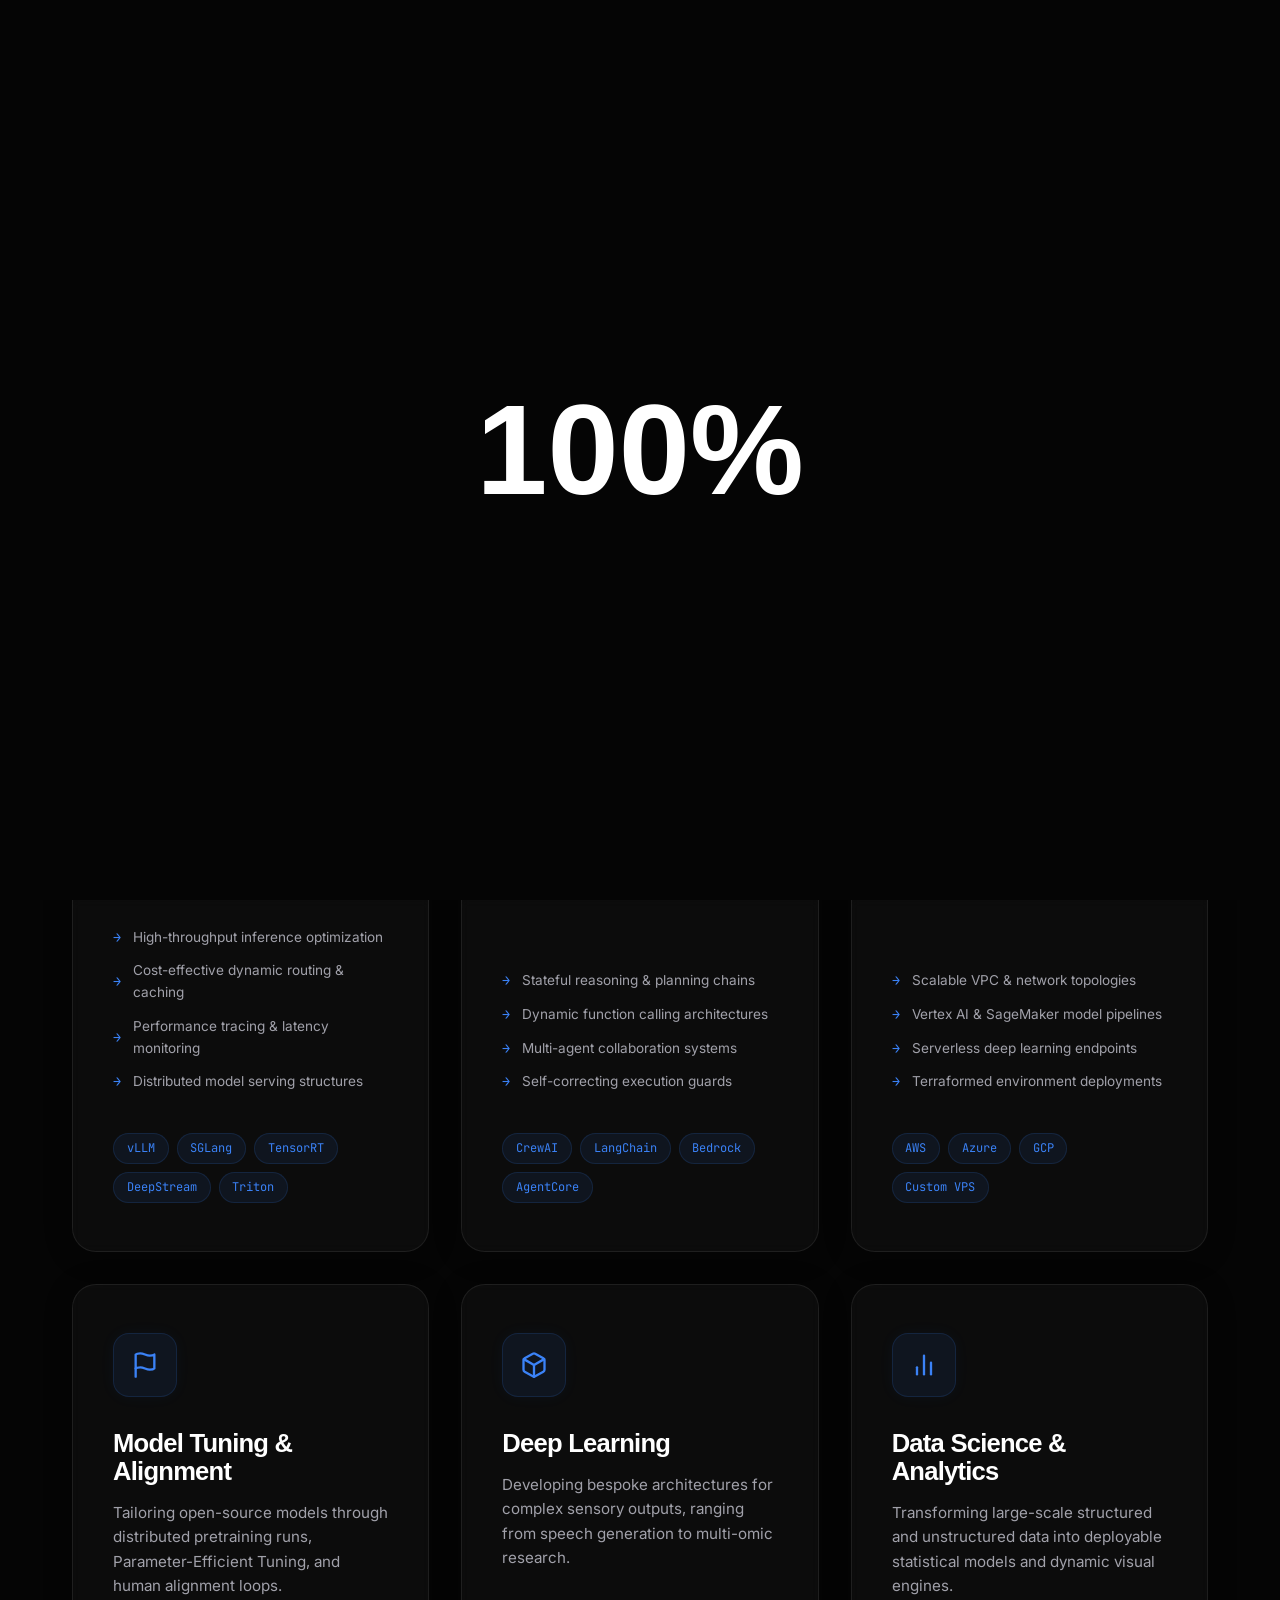
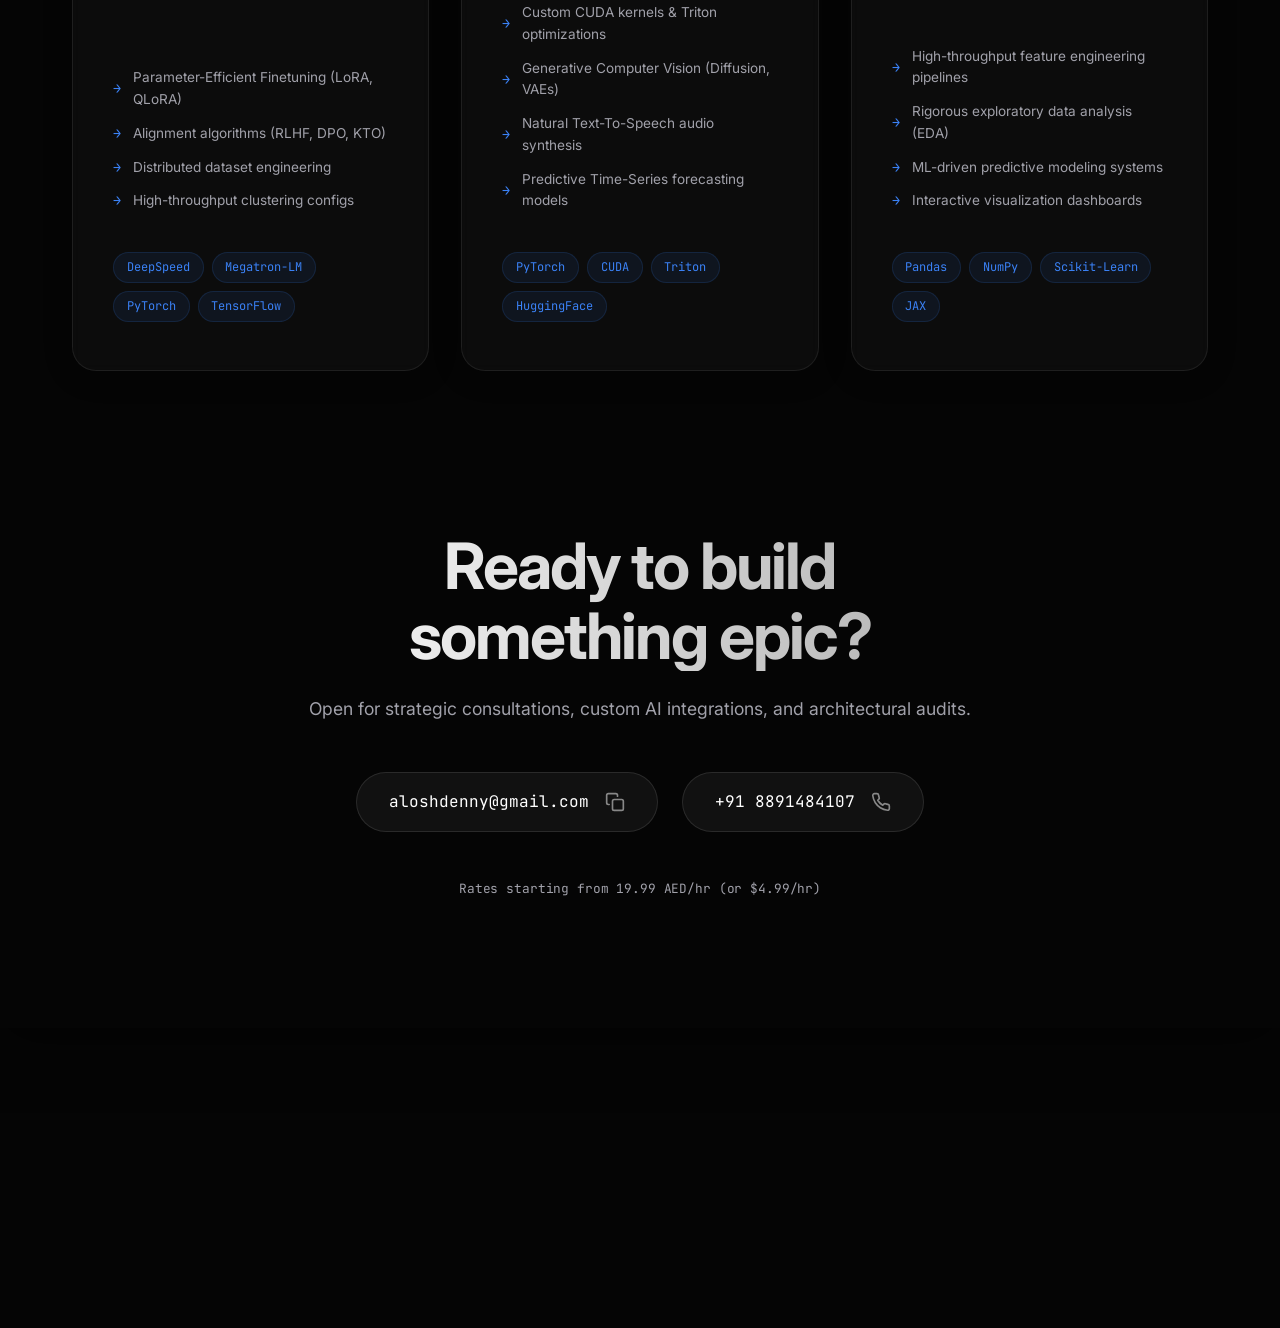
<file: services.html>
<!DOCTYPE html>
<html lang="en">

<head>
  <meta charset="UTF-8">
  <meta name="viewport" content="width=device-width, initial-scale=1.0">
  <title>Professional Services | Alosh Denny</title>
  <meta name="description"
    content="Professional AI/ML engineering, LLMOps, Agentic architectures, cloud deployments, and custom deep learning solutions by Alosh Denny.">
  <meta property="og:title" content="Professional Services | Alosh Denny">
  <meta property="og:description"
    content="State-of-the-art LLMOps, Agentic AI, Cloud infrastructure, and Custom Deep Learning modeling.">
  <meta property="og:type" content="website">
  <meta property="og:url" content="https://aloshdenny.com/services.html">
  <meta name="theme-color" content="#050505">

  <!-- Fonts -->
  <link rel="preconnect" href="https://fonts.googleapis.com">
  <link rel="preconnect" href="https://fonts.gstatic.com" crossorigin>
  <link href="https://api.fontshare.com/v2/css?f[]=clash-display@400,500,600,700&display=swap" rel="stylesheet">
  <link
    href="https://fonts.googleapis.com/css2?family=Inter:wght@300;400;500;600&family=JetBrains+Mono:wght@400;500&display=swap"
    rel="stylesheet">

  <link rel="stylesheet" href="style.css?v=8">
</head>

<body>
  <div id="preloader">
    <div class="counter">0%</div>
    <div class="curtain"></div>
  </div>

  <div id="noise-overlay"></div>
  <div id="custom-cursor"></div>

  <nav class="navbar">
    <div class="nav-container">
      <a href="index.html" class="logo">
        <span class="logo-text">aoxo<span class="logo-dot">.</span></span>
      </a>
      <ul class="nav-links">
        <li><a href="index.html#about" data-magnetic>About</a></li>
        <li><a href="index.html#work" data-magnetic>Work</a></li>
        <li><a href="index.html#projects" data-magnetic>Projects</a></li>
        <li><a href="services.html" class="active" data-magnetic>Services</a></li>
        <li><a href="index.html#skills" data-magnetic>Skills</a></li>
        <li><a href="index.html#publications" data-magnetic>Publications</a></li>
        <li><a href="index.html#blog" data-magnetic>Blogs</a></li>
        <li><a href="index.html#contact" data-magnetic>Contact</a></li>
      </ul>
      <button id="theme-toggle" aria-label="Toggle theme" data-magnetic>
        <svg class="sun-icon" viewBox="0 0 24 24" fill="none" stroke="currentColor" stroke-width="2">
          <circle cx="12" cy="12" r="5" />
          <path
            d="M12 1v2M12 21v2M4.22 4.22l1.42 1.42M18.36 18.36l1.42 1.42M1 12h2M21 12h2M4.22 19.78l1.42-1.42M18.36 5.64l1.42-1.42" />
        </svg>
      </button>
    </div>
  </nav>

  <div class="main-wrapper">
    <!-- Hero Section -->
    <header class="services-hero">
      <div class="container hero-content">
        <div class="reveal-text">
          <span class="subtitle scramble-text">AI Arsenal</span>
          <h1>Professional Services</h1>
          <p class="services-hero-desc">
            Scaling machine intelligence, building autonomous reasoning workflows, and deploying high-throughput, custom
            deep learning systems at scale.
          </p>
          <div class="services-price-tag reveal-up" style="animation-delay: 0.15s;">
            <span class="price-label">Rates</span>
            <div class="price-divider"></div>
            <span class="price-value">Starting from INR 5,000 and upto INR 50,0000</span>
          </div>
        </div>
      </div>
    </header>

    <main class="container">
      <section class="services-grid">
        <!-- 1. LLMOps -->
        <article class="service-card reveal-up" style="animation-delay: 0.1s;">
          <div class="service-icon-wrapper">
            <svg width="28" height="28" viewBox="0 0 24 24" fill="none" stroke="currentColor" stroke-width="2"
              stroke-linecap="round" stroke-linejoin="round">
              <rect x="2" y="2" width="20" height="8" rx="2" ry="2" />
              <rect x="2" y="14" width="20" height="8" rx="2" ry="2" />
              <line x1="6" y1="6" x2="6.01" y2="6" />
              <line x1="6" y1="18" x2="6.01" y2="18" />
            </svg>
          </div>
          <h3>LLMOps</h3>
          <p>
            Deploying and scaling foundation models with high-throughput engines, sub-second latency targets, and
            rigorous governance.
          </p>
          <ul class="service-details">
            <li>High-throughput inference optimization</li>
            <li>Cost-effective dynamic routing & caching</li>
            <li>Performance tracing & latency monitoring</li>
            <li>Distributed model serving structures</li>
          </ul>
          <div class="service-tech-tags">
            <span>vLLM</span>
            <span>SGLang</span>
            <span>TensorRT</span>
            <span>DeepStream</span>
            <span>Triton</span>
          </div>
        </article>

        <!-- 2. Agentic AI -->
        <article class="service-card reveal-up" style="animation-delay: 0.2s;">
          <div class="service-icon-wrapper">
            <svg width="28" height="28" viewBox="0 0 24 24" fill="none" stroke="currentColor" stroke-width="2"
              stroke-linecap="round" stroke-linejoin="round">
              <path d="M12 22c5.523 0 10-4.477 10-10S17.523 2 12 2 2 6.477 2 12s4.477 10 10 10z" />
              <path d="M12 6v6l4 2" />
              <circle cx="12" cy="12" r="3" fill="currentColor" fill-opacity="0.2" />
            </svg>
          </div>
          <h3>Agentic AI</h3>
          <p>
            Architecting cognitive systems, multi-agent frameworks, and autonomous reasoning loops capable of real-world
            tool use.
          </p>
          <ul class="service-details">
            <li>Stateful reasoning & planning chains</li>
            <li>Dynamic function calling architectures</li>
            <li>Multi-agent collaboration systems</li>
            <li>Self-correcting execution guards</li>
          </ul>
          <div class="service-tech-tags">
            <span>CrewAI</span>
            <span>LangChain</span>
            <span>Bedrock</span>
            <span>AgentCore</span>
          </div>
        </article>

        <!-- 3. AWS/Azure/GCP -->
        <article class="service-card reveal-up" style="animation-delay: 0.3s;">
          <div class="service-icon-wrapper">
            <svg width="28" height="28" viewBox="0 0 24 24" fill="none" stroke="currentColor" stroke-width="2"
              stroke-linecap="round" stroke-linejoin="round">
              <path d="M5 12h14" />
              <path d="M12 5l7 7-7 7" />
            </svg>
          </div>
          <h3>Multi-Cloud Infra</h3>
          <p>
            Building secure, production-grade cloud configurations using modern Infrastructure-as-Code (IaC) principles.
          </p>
          <ul class="service-details">
            <li>Scalable VPC & network topologies</li>
            <li>Vertex AI & SageMaker model pipelines</li>
            <li>Serverless deep learning endpoints</li>
            <li>Terraformed environment deployments</li>
          </ul>
          <div class="service-tech-tags">
            <span>AWS</span>
            <span>Azure</span>
            <span>GCP</span>
            <span>Custom VPS</span>
          </div>
        </article>

        <!-- 4. LLM Pretraining/Finetuning -->
        <article class="service-card reveal-up" style="animation-delay: 0.4s;">
          <div class="service-icon-wrapper">
            <svg width="28" height="28" viewBox="0 0 24 24" fill="none" stroke="currentColor" stroke-width="2"
              stroke-linecap="round" stroke-linejoin="round">
              <path d="M4 15s1-1 4-1 5 2 8 2 4-1 4-1V3s-1 1-4 1-5-2-8-2-4 1-4 1z" />
              <line x1="4" y1="22" x2="4" y2="15" />
            </svg>
          </div>
          <h3>Model Tuning & Alignment</h3>
          <p>
            Tailoring open-source models through distributed pretraining runs, Parameter-Efficient Tuning, and human
            alignment loops.
          </p>
          <ul class="service-details">
            <li>Parameter-Efficient Finetuning (LoRA, QLoRA)</li>
            <li>Alignment algorithms (RLHF, DPO, KTO)</li>
            <li>Distributed dataset engineering</li>
            <li>High-throughput clustering configs</li>
          </ul>
          <div class="service-tech-tags">
            <span>DeepSpeed</span>
            <span>Megatron-LM</span>
            <span>PyTorch</span>
            <span>TensorFlow</span>
          </div>
        </article>

        <!-- 5. Deep Learning -->
        <article class="service-card reveal-up" style="animation-delay: 0.5s;">
          <div class="service-icon-wrapper">
            <svg width="28" height="28" viewBox="0 0 24 24" fill="none" stroke="currentColor" stroke-width="2"
              stroke-linecap="round" stroke-linejoin="round">
              <path
                d="M21 16V8a2 2 0 0 0-1-1.73l-7-4a2 2 0 0 0-2 0l-7 4A2 2 0 0 0 3 8v8a2 2 0 0 0 1 1.73l7 4a2 2 0 0 0 2 0l7-4A2 2 0 0 0 21 16z" />
              <polyline points="3.27 6.96 12 12.01 20.73 6.96" />
              <line x1="12" y1="22.08" x2="12" y2="12" />
            </svg>
          </div>
          <h3>Deep Learning</h3>
          <p>
            Developing bespoke architectures for complex sensory outputs, ranging from speech generation to multi-omic
            research.
          </p>
          <ul class="service-details">
            <li>Custom CUDA kernels & Triton optimizations</li>
            <li>Generative Computer Vision (Diffusion, VAEs)</li>
            <li>Natural Text-To-Speech audio synthesis</li>
            <li>Predictive Time-Series forecasting models</li>
          </ul>
          <div class="service-tech-tags">
            <span>PyTorch</span>
            <span>CUDA</span>
            <span>Triton</span>
            <span>HuggingFace</span>
          </div>
        </article>

        <!-- 6. Data Science and Analysis -->
        <article class="service-card reveal-up" style="animation-delay: 0.6s;">
          <div class="service-icon-wrapper">
            <svg width="28" height="28" viewBox="0 0 24 24" fill="none" stroke="currentColor" stroke-width="2"
              stroke-linecap="round" stroke-linejoin="round">
              <line x1="18" y1="20" x2="18" y2="10" />
              <line x1="12" y1="20" x2="12" y2="4" />
              <line x1="6" y1="20" x2="6" y2="14" />
            </svg>
          </div>
          <h3>Data Science & Analytics</h3>
          <p>
            Transforming large-scale structured and unstructured data into deployable statistical models and dynamic
            visual engines.
          </p>
          <ul class="service-details">
            <li>High-throughput feature engineering pipelines</li>
            <li>Rigorous exploratory data analysis (EDA)</li>
            <li>ML-driven predictive modeling systems</li>
            <li>Interactive visualization dashboards</li>
          </ul>
          <div class="service-tech-tags">
            <span>Pandas</span>
            <span>NumPy</span>
            <span>Scikit-Learn</span>
            <span>JAX</span>
          </div>
        </article>
      </section>

      <!-- Let's collaborate CTA -->
      <section class="contact-wrapper reveal-up">
        <h2 class="contact-heading">Ready to build<br>something epic?</h2>
        <p class="contact-sub">Open for strategic consultations, custom AI integrations, and architectural audits.</p>
        <div class="contact-actions">
          <button id="email-copy-btn" class="magnetic-btn" data-magnetic>
            <span class="btn-text">aloshdenny@gmail.com</span>
            <span class="btn-icon">
              <svg width="20" height="20" viewBox="0 0 24 24" fill="none" stroke="currentColor" stroke-width="2"
                stroke-linecap="round" stroke-linejoin="round">
                <rect x="9" y="9" width="13" height="13" rx="2" ry="2"></rect>
                <path d="M5 15H4a2 2 0 0 1-2-2V4a2 2 0 0 1 2-2h9a2 2 0 0 1 2 2v1"></path>
              </svg>
            </span>
            <span class="copy-feedback">Copied!</span>
          </button>
          <a href="tel:+918891484107" id="phone-contact-btn" class="magnetic-btn" data-magnetic>
            <span class="btn-text">+91 8891484107</span>
            <span class="btn-icon">
              <svg width="20" height="20" viewBox="0 0 24 24" fill="none" stroke="currentColor" stroke-width="2"
                stroke-linecap="round" stroke-linejoin="round">
                <path d="M22 16.92v3a2 2 0 0 1-2.18 2 19.79 19.79 0 0 1-8.63-3.07 19.5 19.5 0 0 1-6-6 19.79 19.79 0 0 1-3.07-8.67A2 2 0 0 1 4.11 2h3a2 2 0 0 1 2 1.72 12.84 12.84 0 0 0 .7 2.81 2 2 0 0 1-.45 2.11L8.09 9.91a16 16 0 0 0 6 6l1.27-1.27a2 2 0 0 1 2.11-.45 12.84 12.84 0 0 0 2.81.7A2 2 0 0 1 22 16.92z"></path>
              </svg>
            </span>
          </a>
          <p class="pricing-subtext reveal-up" style="animation-delay: 0.1s; width: 100%; text-align: center;">Rates starting from 19.99 AED/hr (or $4.99/hr)</p>
        </div>
      </section>
    </main>
  </div>

  <footer class="sticky-footer">
    <div class="container">
      <div class="footer-bottom">
        <p class="copyright">© 2026 Alosh Denny. Made with <span class="heart">♥</span> & Code.</p>
        <div class="footer-links">
          <a href="policies.html" data-magnetic>Our Policies</a>
        </div>
      </div>
    </div>
  </footer>

  <script src="script.js"></script>
</body>

</html>
</file>
<file: style.css>
:root {
  /* Colors */
  --bg-color: #050505;
  --text-primary: #ffffff;
  --text-secondary: #a1a1aa;
  --accent-color: #3b82f6;
  /* Electric Blue */
  --accent-glow: rgba(59, 130, 246, 0.5);
  --card-bg: rgba(255, 255, 255, 0.03);
  --card-border: rgba(255, 255, 255, 0.08);
  --nav-bg: rgba(5, 5, 5, 0.8);

  /* Typography */
  --font-display: 'Clash Display', sans-serif;
  --font-body: 'Inter', sans-serif;
  --font-mono: 'JetBrains Mono', monospace;

  /* Spacing */
  --section-padding: 8rem 0;
  --container-width: 1200px;

  /* Transitions */
  --transition-smooth: all 0.4s cubic-bezier(0.16, 1, 0.3, 1);
}

/* Reset & Base */
*,
*::before,
*::after {
  box-sizing: border-box;
  margin: 0;
  padding: 0;
}

html {
  scroll-behavior: smooth;
  font-size: 16px;
}

body {
  background-color: var(--bg-color);
  color: var(--text-primary);
  font-family: var(--font-body);
  line-height: 1.6;
  overflow-x: hidden;
  -webkit-font-smoothing: antialiased;
}

@media (hover: hover) and (pointer: fine) {
  body {
    cursor: none;
    /* Hide default cursor only on desktop */
  }

  a,
  .btn {
    cursor: none;
  }
}

/* Utilities */
.container {
  max-width: var(--container-width);
  margin: 0 auto;
  padding: 0 2rem;
}

.section-padding {
  padding: var(--section-padding);
}

a {
  text-decoration: none;
  color: inherit;
  transition: var(--transition-smooth);
}

ul {
  list-style: none;
}

/* Custom Cursor */
#custom-cursor {
  position: fixed;
  top: 0;
  left: 0;
  width: 20px;
  height: 20px;
  border: 1px solid rgba(255, 255, 255, 0.8);
  border-radius: 50%;
  pointer-events: none;
  z-index: 10001;
  /* Transform is handled by JS for performance */
  transition: width 0.3s, height 0.3s, background-color 0.3s;
  mix-blend-mode: difference;
}

#custom-cursor.hovering {
  width: 50px;
  height: 50px;
  background-color: rgba(255, 255, 255, 1);
  border-color: transparent;
  mix-blend-mode: difference;
}

#custom-cursor.grabbing {
  width: 15px;
  height: 15px;
  background-color: var(--accent-color);
  border-color: transparent;
  transform: translate(-50%, -50%) scale(0.8);
  mix-blend-mode: normal;
  /* Make it stand out */
  box-shadow: 0 0 20px var(--accent-glow);
}

/* Click Ripple */
.click-ripple {
  position: fixed;
  width: 10px;
  height: 10px;
  border: 1px solid rgba(255, 255, 255, 0.8);
  border-radius: 50%;
  transform: translate(-50%, -50%);
  pointer-events: none;
  z-index: 9998;
  animation: rippleEffect 0.6s cubic-bezier(0.16, 1, 0.3, 1) forwards;
}

@keyframes rippleEffect {
  0% {
    width: 10px;
    height: 10px;
    opacity: 1;
    border-width: 2px;
  }

  100% {
    width: 100px;
    height: 100px;
    opacity: 0;
    border-width: 0px;
  }
}

/* Noise Overlay */
#noise-overlay {
  position: fixed;
  top: 0;
  left: 0;
  width: 100%;
  height: 100%;
  background: url("data:image/svg+xml,%3Csvg viewBox='0 0 200 200' xmlns='http://www.w3.org/2000/svg'%3E%3Cfilter id='noiseFilter'%3E%3CfeTurbulence type='fractalNoise' baseFrequency='0.65' numOctaves='3' stitchTiles='stitch'/%3E%3C/filter%3E%3Crect width='100%25' height='100%25' filter='url(%23noiseFilter)' opacity='0.05'/%3E%3C/svg%3E");
  pointer-events: none;
  z-index: 9000;
  opacity: 0.4;
}

.logo {
  font-family: 'Syne', sans-serif;
  font-weight: 800;
  font-size: 1.4rem;
  color: var(--text-primary);
  letter-spacing: -0.05em;
  position: relative;
  z-index: 1;
  text-transform: lowercase;
  display: flex;
  align-items: baseline;
  text-decoration: none;
  transition: transform 0.3s cubic-bezier(0.175, 0.885, 0.32, 1.275);
}

.logo:hover {
  transform: scale(1.05);
}

.logo-text {
  position: relative;
}

.logo-dot {
  color: var(--accent-color);
  font-size: 1.6rem;
  line-height: 0;
  margin-left: 1px;
  transition: all 0.3s ease;
}

.logo:hover .logo-dot {
  text-shadow: 0 0 15px var(--accent-glow);
  transform: translateY(-2px);
}

/* --- Navigation (Floating Pill) --- */
.navbar {
  position: fixed;
  top: 1.5rem;
  left: 50%;
  transform: translateX(-50%);
  width: auto;
  padding: 0.5rem 1.2rem;
  background: rgba(15, 15, 15, 0.5);
  backdrop-filter: blur(12px);
  -webkit-backdrop-filter: blur(12px);
  border: 1px solid rgba(255, 255, 255, 0.06);
  border-radius: 100px;
  z-index: 1000;
  transition: all 0.4s cubic-bezier(0.16, 1, 0.3, 1);
  box-shadow: 0 10px 30px -10px rgba(0, 0, 0, 0.3),
    inset 0 1px 0 rgba(255, 255, 255, 0.05);
}

.navbar.scrolled {
  background: rgba(10, 10, 10, 0.7);
  border-color: rgba(255, 255, 255, 0.1);
  box-shadow: 0 15px 40px -10px rgba(0, 0, 0, 0.4);
  padding: 0.4rem 1rem;
}

.nav-container {
  display: flex;
  align-items: center;
  gap: 1.5rem;
  width: auto;
  max-width: none;
  padding: 0;
  margin: 0;
}

.nav-links {
  display: flex;
  gap: 0.25rem;
  list-style: none;
  background: rgba(255, 255, 255, 0.02);
  padding: 0.2rem;
  border-radius: 100px;
  border: 1px solid rgba(255, 255, 255, 0.03);
}

.nav-links li {
  position: relative;
}

.nav-links a {
  display: block;
  padding: 0.4rem 1rem;
  font-size: 0.8rem;
  font-weight: 500;
  color: var(--text-secondary);
  border-radius: 100px;
  transition: all 0.3s ease;
  position: relative;
  z-index: 2;
}

.nav-links a:hover {
  color: var(--text-primary);
}

.nav-links a.active {
  color: var(--bg-color);
  background: var(--text-primary);
  font-weight: 600;
}

#theme-toggle {
  background: transparent;
  border: none;
  color: var(--text-secondary);
  cursor: none;
  padding: 0.4rem;
  display: flex;
  align-items: center;
  justify-content: center;
  transition: color 0.3s ease;
}

#theme-toggle:hover {
  color: var(--text-primary);
}

/* Mobile Nav Adjustments */
@media (max-width: 768px) {
  .navbar {
    top: auto;
    bottom: 2rem;
    width: 90%;
    justify-content: center;
  }

  .nav-links {
    display: none;
    /* Hide links on mobile for now, or use a different menu */
  }

  .nav-container {
    justify-content: space-between;
    width: 100%;
  }
}

/* Hero Section */
.hero {
  height: 100vh;
  display: flex;
  align-items: center;
  justify-content: center;
  position: relative;
  overflow: hidden;
}

.hero-content {
  text-align: center;
  z-index: 2;
  max-width: 800px;
  padding: 0 1.5rem;
}

.hero h1 {
  font-family: var(--font-display);
  font-size: clamp(3.5rem, 8vw, 6rem);
  font-weight: 700;
  line-height: 1.1;
  margin-bottom: 1rem;
  letter-spacing: -0.03em;
  background: linear-gradient(to right, #fff, #94a3b8);
  -webkit-background-clip: text;
  -webkit-text-fill-color: transparent;
}

.subtitle {
  font-family: var(--font-mono);
  font-size: clamp(1rem, 2vw, 1.25rem);
  color: var(--accent-color);
  margin-bottom: 1.5rem;
  font-weight: 500;
}

.hero-bio {
  font-size: 1.1rem;
  color: var(--text-secondary);
  max-width: 600px;
  margin: 0 auto 2.5rem;
}

.hero-actions {
  display: flex;
  gap: 1rem;
  justify-content: center;
  margin-bottom: 3rem;
}

.btn {
  padding: 1rem 2rem;
  border-radius: 100px;
  font-weight: 600;
  font-size: 1rem;
  transition: var(--transition-smooth);
  position: relative;
  overflow: hidden;
  display: inline-flex;
  align-items: center;
  gap: 0.5rem;
}

.btn-primary {
  background: var(--text-primary);
  color: var(--bg-color);
  border: 1px solid var(--text-primary);
}

.btn-primary:hover {
  background: transparent;
  color: var(--text-primary);
}

.btn-outline {
  background: transparent;
  color: var(--text-primary);
  border: 1px solid var(--card-border);
}

.btn-outline:hover {
  border-color: var(--text-primary);
}


/* Magnetic Effect */
[data-magnetic] {
  display: inline-block;
  transition: transform 0.1s linear;
  /* Fast transition for magnetic feel */
  will-change: transform;
}

/* Scroll Skew Effect */
.skew-content {
  will-change: transform;
  transition: transform 0.1s linear;
}

.social-links {
  display: flex;
  gap: 1rem;
  justify-content: center;
  align-items: center;
  font-family: var(--font-mono);
  font-size: 0.9rem;
  color: var(--text-secondary);
}

.social-links a:hover {
  color: var(--accent-color);
}

.scroll-indicator {
  position: absolute;
  bottom: 2rem;
  left: 50%;
  transform: translateX(-50%);
  display: flex;
  flex-direction: column;
  align-items: center;
  gap: 0.5rem;
  font-family: var(--font-mono);
  font-size: 0.8rem;
  color: var(--text-secondary);
  opacity: 0.7;
}

.scroll-indicator .line {
  width: 1px;
  height: 40px;
  background: var(--text-secondary);
  animation: scrollLine 2s infinite;
}

@keyframes scrollLine {
  0% {
    transform: scaleY(0);
    transform-origin: top;
  }

  50% {
    transform: scaleY(1);
    transform-origin: top;
  }

  51% {
    transform: scaleY(1);
    transform-origin: bottom;
  }

  100% {
    transform: scaleY(0);
    transform-origin: bottom;
  }
}

/* Section Headers */
.section-header {
  margin-bottom: 4rem;
  display: flex;
  align-items: baseline;
  gap: 1rem;
}

.section-tag {
  font-family: var(--font-mono);
  color: var(--accent-color);
  font-size: 1rem;
}

.section-header h2 {
  font-family: var(--font-display);
  font-size: 3rem;
  font-weight: 600;
}

/* About Section */
.about-grid {
  display: grid;
  grid-template-columns: 1.5fr 1fr;
  gap: 4rem;
  align-items: start;
}

.about-text .lead {
  font-size: 1.5rem;
  color: var(--text-primary);
  margin-bottom: 1.5rem;
  line-height: 1.4;
}

.about-text p {
  color: var(--text-secondary);
  margin-bottom: 2rem;
  font-size: 1.1rem;
}

.tech-stack-mini h3 {
  font-size: 1rem;
  margin-bottom: 1rem;
  color: var(--text-primary);
}

.tech-list {
  display: flex;
  flex-wrap: wrap;
  gap: 0.75rem;
}

.tech-list li {
  padding: 0.5rem 1rem;
  background: var(--card-bg);
  border: 1px solid var(--card-border);
  border-radius: 50px;
  font-size: 0.9rem;
  color: var(--text-secondary);
  transition: var(--transition-smooth);
}

.tech-list li:hover {
  border-color: var(--accent-color);
  color: var(--text-primary);
}

.stats-grid {
  display: grid;
  grid-template-columns: repeat(2, 1fr);
  gap: 1.5rem;
}

.stat-card {
  background: var(--card-bg);
  padding: 2rem;
  border-radius: 16px;
  border: 1px solid var(--card-border);
  text-align: center;
  transition: var(--transition-smooth);
}

.stat-card:hover {
  transform: translateY(-5px);
  border-color: var(--accent-color);
}

.stat-number {
  display: block;
  font-family: var(--font-display);
  font-size: 2.5rem;
  font-weight: 700;
  color: var(--text-primary);
  margin-bottom: 0.5rem;
}

.stat-label {
  font-size: 0.9rem;
  color: var(--text-secondary);
}

/* Experience Timeline */
.timeline {
  position: relative;
  border-left: 1px solid var(--card-border);
  padding-left: 2rem;
  margin-left: 1rem;
}

.timeline-item {
  margin-bottom: 3rem;
  position: relative;
}

.timeline-item::before {
  content: '';
  position: absolute;
  left: -2.35rem;
  top: 0.5rem;
  width: 10px;
  height: 10px;
  background: var(--accent-color);
  border-radius: 50%;
  box-shadow: 0 0 10px var(--accent-glow);
}

.timeline-date {
  font-family: var(--font-mono);
  font-size: 0.9rem;
  color: var(--accent-color);
  margin-bottom: 0.5rem;
}

.timeline-content h3 {
  font-size: 1.5rem;
  margin-bottom: 0.25rem;
}

.company {
  font-size: 1.1rem;
  color: var(--text-secondary);
  margin-bottom: 1rem;
}

.timeline-content p {
  color: var(--text-secondary);
  margin-bottom: 1rem;
  max-width: 600px;
}

.tags {
  display: flex;
  gap: 0.5rem;
  flex-wrap: wrap;
}

.tags span {
  font-size: 0.8rem;
  padding: 0.25rem 0.75rem;
  background: rgba(255, 255, 255, 0.05);
  border-radius: 4px;
  color: var(--text-secondary);
}

/* Projects Grid */
.projects-grid {
  display: grid;
  grid-template-columns: repeat(auto-fit, minmax(350px, 1fr));
  gap: 2rem;
  margin-bottom: 3rem;
}

.project-card {
  background: var(--card-bg);
  border: 1px solid var(--card-border);
  border-radius: 20px;
  padding: 2.5rem;
  transition: var(--transition-smooth);
  position: relative;
  overflow: hidden;
  display: flex;
  flex-direction: column;
  height: 100%;
}

.project-card:hover {
  transform: translateY(-8px);
  border-color: var(--accent-color);
  box-shadow: 0 10px 30px -10px rgba(0, 0, 0, 0.5);
}

.project-top {
  display: flex;
  justify-content: space-between;
  align-items: flex-start;
  margin-bottom: 1.5rem;
}

.project-top h3 {
  font-size: 1.5rem;
  font-family: var(--font-display);
  line-height: 1.2;
}

.project-link {
  font-size: 1.2rem;
  color: var(--text-secondary);
}

.project-link:hover {
  color: var(--accent-color);
}

.wip-badge {
  font-size: 0.7rem;
  padding: 0.2rem 0.5rem;
  border: 1px solid var(--accent-color);
  color: var(--accent-color);
  border-radius: 4px;
  font-family: var(--font-mono);
}

.project-card p {
  color: var(--text-secondary);
  margin-bottom: 2rem;
  flex-grow: 1;
}

.project-tech {
  display: flex;
  gap: 1rem;
  font-family: var(--font-mono);
  font-size: 0.85rem;
  color: var(--text-secondary);
}

.more-projects {
  text-align: center;
  margin-top: 3rem;
}

/* --- Contact Section --- */
.contact-wrapper {
  text-align: center;
  max-width: 800px;
  margin: 0 auto;
  padding: 4rem 0;
}

.contact-heading {
  font-family: var(--font-heading);
  font-size: clamp(2.5rem, 5vw, 4.5rem);
  font-weight: 700;
  line-height: 1.1;
  margin-bottom: 1.5rem;
  background: linear-gradient(to right, #fff, #aaa);
  -webkit-background-clip: text;
  background-clip: text;
  color: transparent;
}

.contact-sub {
  font-size: 1.1rem;
  color: var(--text-secondary);
  margin-bottom: 3rem;
}

.contact-actions {
  display: flex;
  flex-wrap: wrap;
  justify-content: center;
  gap: 1.5rem;
  margin-bottom: 4rem;
}

#email-copy-btn, #phone-contact-btn {
  background: rgba(255, 255, 255, 0.05);
  border: 1px solid rgba(255, 255, 255, 0.1);
  padding: 1rem 2rem;
  border-radius: 100px;
  color: var(--text-primary);
  font-family: var(--font-mono);
  font-size: 1rem;
  cursor: none;
  display: flex;
  align-items: center;
  gap: 1rem;
  transition: all 0.3s ease;
  position: relative;
  overflow: hidden;
  text-decoration: none;
}

#email-copy-btn:hover, #phone-contact-btn:hover {
  background: rgba(255, 255, 255, 0.1);
  border-color: var(--accent-color);
  transform: scale(1.02);
}

.btn-icon {
  display: flex;
  align-items: center;
  opacity: 0.5;
  transition: opacity 0.3s ease;
}

#email-copy-btn:hover .btn-icon, #phone-contact-btn:hover .btn-icon {
  opacity: 1;
}

.copy-feedback {
  position: absolute;
  top: 50%;
  left: 50%;
  transform: translate(-50%, -50%) translateY(20px);
  opacity: 0;
  font-weight: 600;
  color: var(--accent-color);
  transition: all 0.3s ease;
  pointer-events: none;
}

#email-copy-btn.copied .btn-text,
#email-copy-btn.copied .btn-icon {
  opacity: 0;
  transform: translateY(-20px);
}

#email-copy-btn.copied .copy-feedback {
  opacity: 1;
  transform: translate(-50%, -50%) translateY(0);
}

.footer-socials {
  display: flex;
  justify-content: center;
  gap: 2rem;
}

.social-link {
  color: var(--text-secondary);
  text-decoration: none;
  transition: all 0.3s ease;
  display: flex;
  align-items: center;
  justify-content: center;
  padding: 0.5rem;
  border-radius: 50%;
  background: rgba(255, 255, 255, 0.03);
  border: 1px solid rgba(255, 255, 255, 0.05);
}

.social-link:hover {
  color: var(--text-primary);
  background: rgba(255, 255, 255, 0.1);
  transform: translateY(-3px);
  border-color: var(--accent-color);
}

.social-link svg,
.social-link img {
  width: 24px;
  height: 24px;
  fill: currentColor;
  object-fit: contain;
}

.social-link img {
  filter: grayscale(100%) brightness(0.7);
  transition: all 0.3s ease;
}

.social-link:hover img {
  filter: grayscale(0%) brightness(1);
}

.social-link::after {
  display: none;
  /* Remove the underline effect */
}

.email-link:hover::after {
  width: 100%;
}

/* --- Game Modal & Navbar Expansion --- */
.navbar.nav-expanded {
  padding-right: 3rem;
  border-color: var(--accent-color);
  box-shadow: 0 10px 40px -10px rgba(var(--accent-rgb), 0.3);
  transform: translateX(-45%);
  /* Shift slightly right from center (-50%) */
}

.modal {
  position: fixed;
  top: 0;
  left: 0;
  width: 100%;
  height: 100%;
  background: rgba(0, 0, 0, 0.8);
  backdrop-filter: blur(10px);
  z-index: 10000;
  display: flex;
  align-items: center;
  justify-content: center;
  opacity: 0;
  pointer-events: none;
  transition: opacity 0.3s ease;
}

.modal.active {
  opacity: 1;
  pointer-events: all;
}

.modal-content {
  position: relative;
  padding: 2rem;
  border-radius: 20px;
  transform: scale(0.9);
  transition: transform 0.3s cubic-bezier(0.175, 0.885, 0.32, 1.275);
}

.modal.active .modal-content {
  transform: scale(1);
}

.close-modal {
  position: absolute;
  top: 1rem;
  right: 1rem;
  background: transparent;
  border: none;
  color: var(--text-secondary);
  font-size: 1.5rem;
  cursor: pointer;
  transition: color 0.3s ease;
}

.close-modal:hover {
  color: var(--accent-color);
}

.game-content {
  background: rgba(10, 10, 10, 0.95);
  border: 1px solid var(--accent-color);
  box-shadow: 0 0 50px rgba(var(--accent-rgb), 0.2);
  max-width: 500px;
  text-align: center;
}

.game-header {
  display: flex;
  justify-content: space-between;
  align-items: center;
  margin-bottom: 1.5rem;
}

.game-header h2 {
  font-family: 'Syne', sans-serif;
  color: var(--accent-color);
  text-shadow: 0 0 10px var(--accent-glow);
  margin: 0;
}

.score-board {
  font-family: var(--font-mono);
  font-size: 1.2rem;
  color: var(--text-primary);
}

#game-canvas {
  background: #050505;
  border: 1px solid rgba(255, 255, 255, 0.1);
  border-radius: 8px;
  box-shadow: inset 0 0 20px rgba(0, 0, 0, 0.5);
  margin-bottom: 1rem;
  max-width: 100%;
}

.game-instructions {
  font-family: var(--font-mono);
  font-size: 0.9rem;
  color: var(--text-secondary);
  margin-bottom: 1.5rem;
}

#start-game-btn {
  width: 100%;
}

.footer-links {
  display: flex;
  justify-content: center;
  gap: 3rem;
}

.footer-links a {
  font-size: 1.1rem;
  color: var(--text-secondary);
}

.footer-links a:hover {
  color: var(--accent-color);
}

/* Footer */
footer {
  padding: 2rem 0;
  border-top: 1px solid var(--card-border);
  margin-top: 4rem;
}

.footer-content {
  display: flex;
  justify-content: space-between;
  color: var(--text-secondary);
  font-size: 0.9rem;
}

.heart {
  color: #ef4444;
}

/* Animations */
.reveal-up {
  opacity: 0;
  transform: translateY(30px);
  transition: all 0.8s cubic-bezier(0.16, 1, 0.3, 1);
}

.reveal-up.visible {
  opacity: 1;
  transform: translateY(0);
}

.reveal-text {
  opacity: 0;
  transform: translateY(20px);
  animation: fadeUp 1s cubic-bezier(0.16, 1, 0.3, 1) forwards;
}

@keyframes fadeUp {
  to {
    opacity: 1;
    transform: translateY(0);
  }
}

/* Preloader */
#preloader {
  position: fixed;
  top: 0;
  left: 0;
  width: 100%;
  height: 100%;
  background: #000;
  z-index: 99999;
  display: flex;
  justify-content: center;
  align-items: center;
  color: #fff;
}

.counter {
  font-family: var(--font-display);
  font-size: 8rem;
  font-weight: 700;
  position: relative;
  z-index: 2;
}

.curtain {
  position: absolute;
  top: 0;
  left: 0;
  width: 100%;
  height: 100%;
  background: #050505;
  z-index: 1;
  transform-origin: top;
}

/* Sticky Footer Effect */
.main-wrapper {
  position: relative;
  z-index: 2;
  background: var(--bg-color);
  margin-bottom: 300px;
  /* Adjust based on footer height */
  box-shadow: 0 10px 50px rgba(0, 0, 0, 0.5);
}

.sticky-footer {
  position: fixed;
  bottom: 0;
  left: 0;
  width: 100%;
  height: 300px;
  /* Match margin-bottom */
  z-index: 1;
  display: flex;
  align-items: center;
  justify-content: center;
  background: #0a0a0a;
}

.footer-content {
  display: flex;
  justify-content: space-between;
  width: 100%;
  color: var(--text-secondary);
  font-size: 0.9rem;
}

/* Refined Typography */
h1,
h2,
h3 {
  letter-spacing: -0.03em;
  /* Tighter tracking */
  line-height: 1.1;
}

.hero h1 {
  font-size: clamp(4rem, 10vw, 8rem);
  /* Bigger impact */
}

/* Mobile Responsiveness */
@media (max-width: 768px) {
  .nav-links {
    display: none;
  }

  .about-grid {
    grid-template-columns: 1fr;
    gap: 2rem;
  }

  .stats-grid {
    grid-template-columns: 1fr;
  }

  .section-header h2 {
    font-size: 2.5rem;
  }

  .projects-grid {
    grid-template-columns: 1fr;
  }

  .footer-content {
    flex-direction: column;
    gap: 1rem;
    text-align: center;
  }

  .main-wrapper {
    margin-bottom: 200px;
  }

  .sticky-footer {
    height: 200px;
  }

  .counter {
    font-size: 4rem;
  }
}

/* Skills Section */
.skills-wrapper {
  position: relative;
  width: 100%;
}

#skills-canvas-container {
  width: 100%;
  height: 40vh;
  min-height: 300px;
  background: var(--card-bg);
  border: 1px solid var(--card-border);
  border-radius: 20px;
  overflow: hidden;
  position: relative;
  margin-bottom: 3rem;
  /* cursor: grab; - Removed to use custom cursor */
}

/* #skills-canvas-container:active {
  cursor: grabbing;
} - Removed */

#skills-canvas {
  display: block;
  width: 100%;
  height: 100%;
}

.skills-categories {
  display: grid;
  grid-template-columns: repeat(auto-fit, minmax(250px, 1fr));
  gap: 2rem;
}

.skill-category h3 {
  font-family: var(--font-display);
  font-size: 1.5rem;
  margin-bottom: 1rem;
  color: var(--text-primary);
}

.skill-category p {
  color: var(--text-secondary);
  line-height: 1.6;
  font-family: var(--font-mono);
  font-size: 0.9rem;
}

/* ==========================================================================
   Services Page Custom Styles
   ========================================================================== */
.services-hero {
  padding: 10rem 0 4rem;
  text-align: center;
  position: relative;
  overflow: hidden;
}

.services-hero h1 {
  font-family: var(--font-display);
  font-size: clamp(3rem, 6vw, 5rem);
  font-weight: 700;
  line-height: 1.1;
  margin-bottom: 1rem;
  letter-spacing: -0.02em;
  background: linear-gradient(to right, #ffffff, #94a3b8);
  -webkit-background-clip: text;
  -webkit-text-fill-color: transparent;
}

.services-hero .subtitle {
  font-family: var(--font-mono);
  color: var(--accent-color);
  font-size: clamp(0.9rem, 2vw, 1.1rem);
  margin-bottom: 1.5rem;
}

.services-hero-desc {
  max-width: 600px;
  margin: 0 auto 3rem;
  color: var(--text-secondary);
  font-size: 1.1rem;
}

.services-grid {
  display: grid;
  grid-template-columns: repeat(auto-fit, minmax(320px, 1fr));
  gap: 2rem;
  margin-bottom: 6rem;
}

.service-card {
  background: var(--card-bg);
  border: 1px solid var(--card-border);
  border-radius: 24px;
  padding: 3rem 2.5rem;
  transition: var(--transition-smooth);
  display: flex;
  flex-direction: column;
  height: 100%;
  position: relative;
  overflow: hidden;
  box-shadow: 0 4px 30px rgba(0, 0, 0, 0.2);
  backdrop-filter: blur(5px);
  -webkit-backdrop-filter: blur(5px);
}

.service-card::before {
  content: '';
  position: absolute;
  top: 0;
  left: 0;
  width: 100%;
  height: 100%;
  background: radial-gradient(800px circle at var(--mouse-x, 0) var(--mouse-y, 0), rgba(59, 130, 246, 0.06), transparent 40%);
  z-index: 1;
  pointer-events: none;
  opacity: 0;
  transition: opacity 0.5s ease;
}

.service-card:hover::before {
  opacity: 1;
}

.service-card:hover {
  transform: translateY(-8px);
  border-color: var(--accent-color);
  box-shadow: 0 15px 40px -10px rgba(0, 0, 0, 0.6), 0 0 20px rgba(59, 130, 246, 0.1);
}

.service-icon-wrapper {
  width: 64px;
  height: 64px;
  border-radius: 16px;
  background: rgba(59, 130, 246, 0.08);
  border: 1px solid rgba(59, 130, 246, 0.15);
  display: flex;
  align-items: center;
  justify-content: center;
  margin-bottom: 2rem;
  color: var(--accent-color);
  position: relative;
  z-index: 2;
  transition: var(--transition-smooth);
  box-shadow: 0 0 15px rgba(59, 130, 246, 0.05);
}

.service-card:hover .service-icon-wrapper {
  background: var(--accent-color);
  color: var(--bg-color);
  border-color: var(--accent-color);
  box-shadow: 0 0 25px var(--accent-glow);
  transform: scale(1.05);
}

.service-card h3 {
  font-family: var(--font-display);
  font-size: 1.6rem;
  font-weight: 600;
  margin-bottom: 1rem;
  position: relative;
  z-index: 2;
}

.service-card p {
  color: var(--text-secondary);
  font-size: 0.95rem;
  line-height: 1.6;
  margin-bottom: 2rem;
  flex-grow: 1;
  position: relative;
  z-index: 2;
}

.service-details {
  list-style: none;
  padding: 0;
  margin: 0 0 2.5rem 0;
  position: relative;
  z-index: 2;
  display: flex;
  flex-direction: column;
  gap: 0.75rem;
}

.service-details li {
  font-size: 0.85rem;
  color: var(--text-secondary);
  display: flex;
  align-items: center;
  gap: 0.75rem;
}

.service-details li::before {
  content: "→";
  color: var(--accent-color);
  font-family: var(--font-mono);
  font-weight: bold;
}

.service-tech-tags {
  display: flex;
  flex-wrap: wrap;
  gap: 0.5rem;
  position: relative;
  z-index: 2;
  margin-top: auto;
}

.service-tech-tags span {
  font-family: var(--font-mono);
  font-size: 0.75rem;
  color: var(--accent-color);
  background: rgba(59, 130, 246, 0.08);
  border: 1px solid rgba(59, 130, 246, 0.15);
  padding: 0.3rem 0.8rem;
  border-radius: 50px;
  transition: var(--transition-smooth);
}

.service-card:hover .service-tech-tags span {
  background: rgba(255, 255, 255, 0.05);
  border-color: rgba(255, 255, 255, 0.1);
  color: var(--text-primary);
}

/* Services Page Pricing Styles */
.services-price-tag {
  display: inline-flex;
  align-items: center;
  gap: 0.85rem;
  background: rgba(59, 130, 246, 0.04);
  border: 1px solid rgba(59, 130, 246, 0.15);
  border-radius: 100px;
  padding: 0.6rem 1.4rem;
  margin: 1.5rem auto 0;
  backdrop-filter: blur(10px);
  -webkit-backdrop-filter: blur(10px);
  box-shadow: 0 4px 25px rgba(0, 0, 0, 0.2);
  transition: var(--transition-smooth);
}

.services-price-tag:hover {
  border-color: var(--accent-color);
  box-shadow: 0 0 25px rgba(59, 130, 246, 0.15);
  transform: translateY(-2px);
}

.price-label {
  font-family: var(--font-mono);
  font-size: 0.75rem;
  text-transform: uppercase;
  color: var(--text-secondary);
  letter-spacing: 0.08em;
}

.price-divider {
  width: 1px;
  height: 12px;
  background: rgba(255, 255, 255, 0.15);
}

.price-value {
  font-family: var(--font-mono);
  font-size: 0.85rem;
  color: var(--accent-color);
  font-weight: 500;
  letter-spacing: -0.01em;
}

.pricing-subtext {
  font-family: var(--font-mono);
  font-size: 0.8rem;
  color: var(--text-secondary);
  margin-top: 1.5rem;
  opacity: 0.8;
  letter-spacing: -0.01em;
}
</file>
